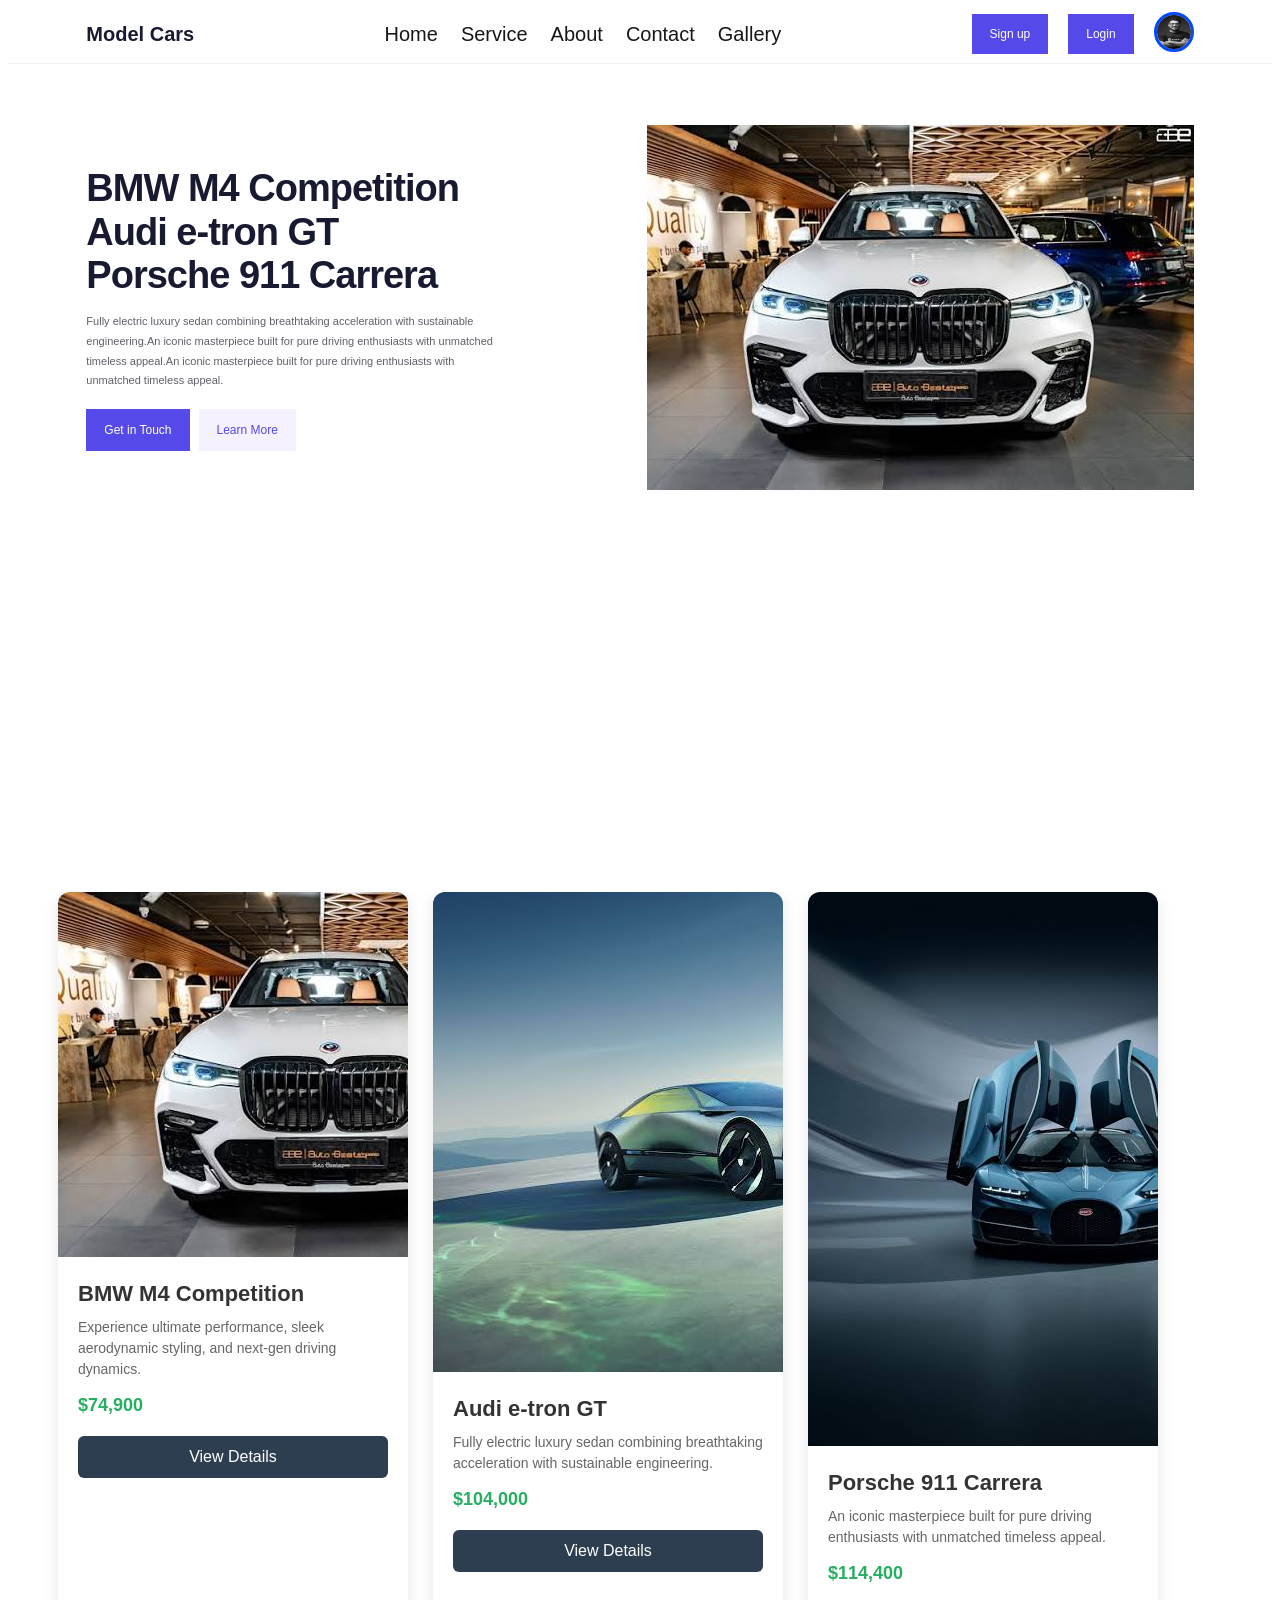
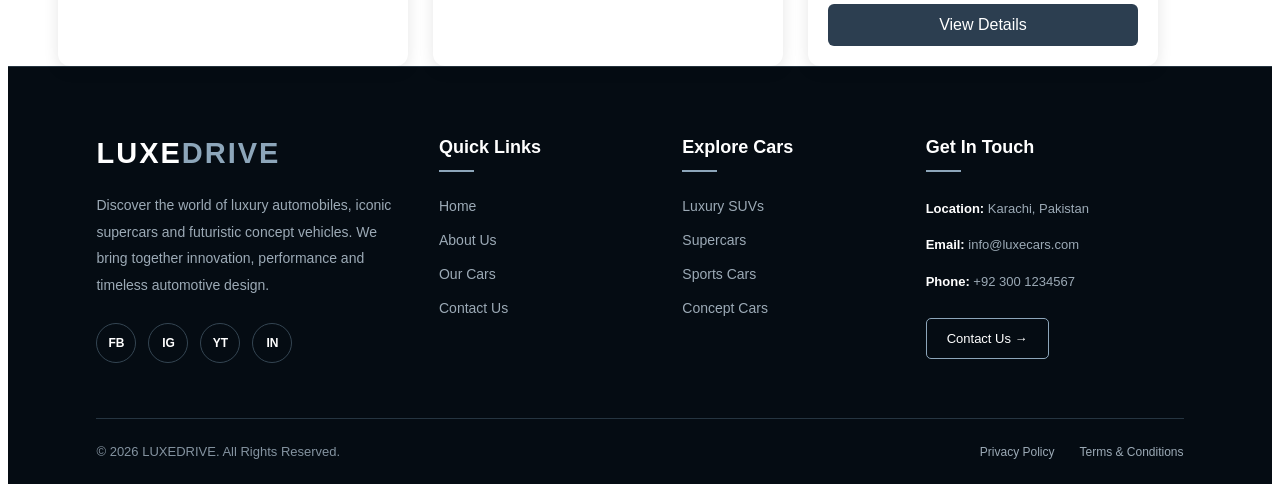
<file: index.html>
<!DOCTYPE html>
<html lang="en">

<head>
  <meta charset="UTF-8">
  <meta name="viewport" content="width=device-width, initial-scale=1.0">
  <title>Netwave - Creative Web Agency</title>
  <link rel="stylesheet" href="style.css">
</head>

<body>
  <div class="website">

    <nav>
      <a href="./index.html" class="logo">
        Model Cars
      </a>

      <ul class="nav-links">
          <a href="#Home">Home</a>
        </li>
          <a href="#Service">Service</a>

        <li><a href="/about.html">About</a></li>
        <li><a href="./contact.html">Contact</a></li>
        <li><a href="#Gallery">Gallery</a></li>
      </ul>
      <div class="auth-button">

        <a href="./signup.html" class="nav-button" id="signup">Sign up</a>
        <a href="./login.html" class="nav-button" id="login">Login</a>
        <a href="./index.html" class="nav-button" onclick="logout()" id="logout">Logout</a>
        <a href="./profile.html" class="profile-btn"><img src="./images.jpg"
            style="border-radius: 50%; border: 3px solid rgb(1, 73, 255);" width="40px" height="40px"></a>
      </div>
    </nav>

    <main class="hero" id="about">

      <div class="hero-content">
        <h1>
          BMW M4 Competition<br>
          Audi e-tron GT<br>
          Porsche 911 Carrera
        </h1>

        <p>
          Fully electric luxury sedan combining breathtaking acceleration with sustainable
          engineering.An iconic masterpiece built for pure driving enthusiasts with unmatched timeless
          appeal.An iconic masterpiece built for pure driving enthusiasts with unmatched timeless
          appeal.
        </p>

        <div class="hero-buttons">
          <a href="#contact" class="primary-btn">Get in Touch</a>
          <a href="#projects" class="secondary-btn">Learn More</a>
        </div>
      </div>

      <div>
        <img src="./images (3).jpg" alt="">
      </div>



  </div>
  </main>
  </div>

  <section class="section 2 ">

    <div class="card-container">

      <div class="car-card">
        <img src="./images (3).jpg">
        <div class="car-content">
          <h2 class="car-title">BMW M4 Competition</h2>
          <p class="car-desc">Experience ultimate performance, sleek aerodynamic styling, and next-gen driving
            dynamics.</p>
          <div class="car-price">$74,900</div>
          <button class="details-btn" onclick="showCarDetails('BMW M4 Competition')">View Details</button>
        </div>
      </div>


      <div class="car-card">
        <img src="/images (1).jpg">
        <div class="car-content">
          <h2 class="car-title">Audi e-tron GT</h2>
          <p class="car-desc">Fully electric luxury sedan combining breathtaking acceleration with sustainable
            engineering.</p>
          <div class="car-price">$104,000</div>
          <button class="details-btn" onclick="showCarDetails('Audi e-tron GT')">View Details</button>
        </div>
      </div>

      <div class="car-card">
        <img src="./images (2).jpg">
        <div class="car-content">
          <h2 class="car-title">Porsche 911 Carrera</h2>
          <p class="car-desc">An iconic masterpiece built for pure driving enthusiasts with unmatched timeless
            appeal.</p>
          <div class="car-price">$114,400</div>
          <button class="details-btn" onclick="showCarDetails('Porsche 911 Carrera')">View Details</button>
        </div>
      </div>
    </div>
  </section>

  <footer class="main-footer">

    <div class="footer-container">

      <!-- Brand Section -->
      <div class="footer-about">
        <h2 class="footer-logo">LUXE<span>DRIVE</span></h2>

        <p>
          Discover the world of luxury automobiles, iconic supercars
          and futuristic concept vehicles. We bring together
          innovation, performance and timeless automotive design.
        </p>

        <div class="social-links">
          <a href="#" aria-label="Facebook">FB</a>
          <a href="#" aria-label="Instagram">IG</a>
          <a href="#" aria-label="YouTube">YT</a>
          <a href="#" aria-label="LinkedIn">IN</a>
        </div>
      </div>

      <!-- Quick Links -->
      <div class="footer-links">
        <h3>Quick Links</h3>
        <ul>
          <li><a href="#home">Home</a></li>
          <li><a href="#about">About Us</a></li>
          <li><a href="#cars">Our Cars</a></li>
          <li><a href="#contact">Contact Us</a></li>
        </ul>
      </div>

      <!-- Car Categories -->
      <div class="footer-links">
        <h3>Explore Cars</h3>
        <ul>
          <li><a href="#cars">Luxury SUVs</a></li>
          <li><a href="#cars">Supercars</a></li>
          <li><a href="#cars">Sports Cars</a></li>
          <li><a href="#cars">Concept Cars</a></li>
        </ul>
      </div>

      <!-- Contact Information -->
      <div class="footer-contact">
        <h3>Get In Touch</h3>

        <p><span>Location:</span> Karachi, Pakistan</p>
        <p><span>Email:</span> info@luxecars.com</p>
        <p><span>Phone:</span> +92 300 1234567</p>

        <a href="./contact.html" class="footer-btn">
          Contact Us →
        </a>
      </div>

    </div>

    <!-- Bottom Footer -->
    <div class="footer-bottom">
      <p>
        © 2026 LUXEDRIVE. All Rights Reserved.
      </p>

      <div class="bottom-links">
        <a href="#">Privacy Policy</a>
        <a href="#">Terms & Conditions</a>
      </div>
    </div>

  </footer>

  <script src="app.js"></script>
</body>

</html>
</file>
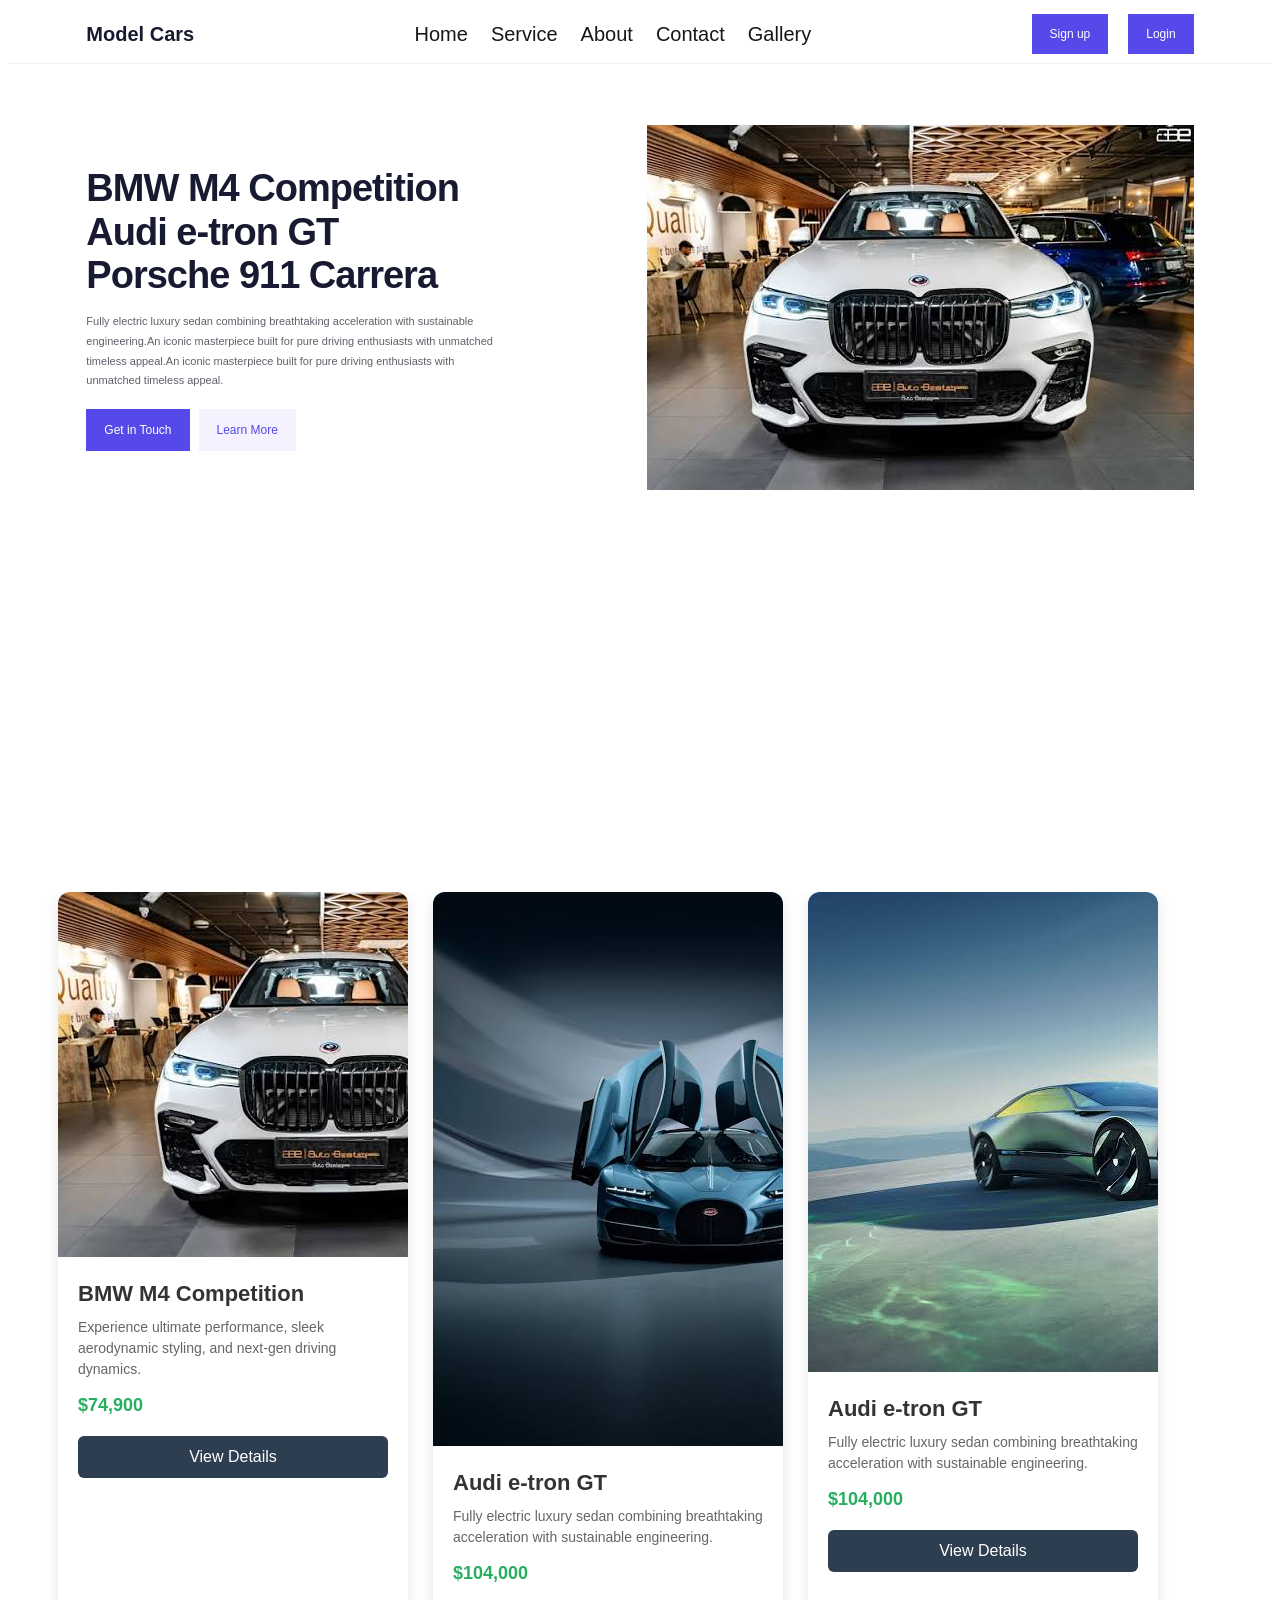
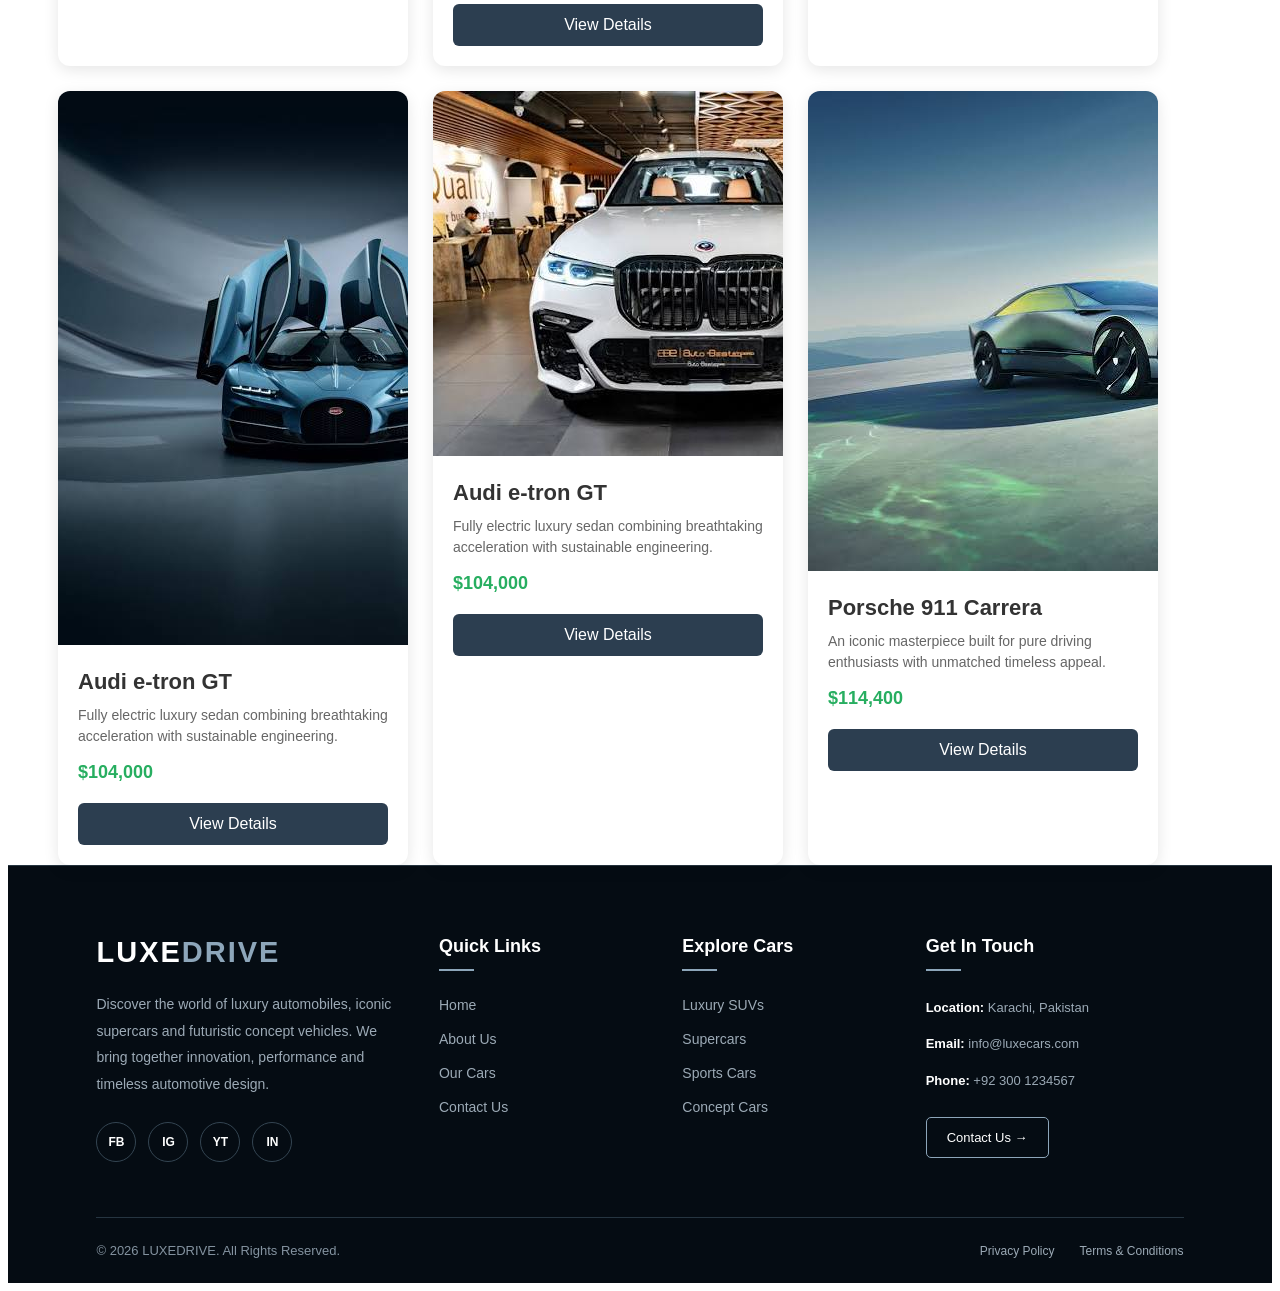
<file: htmlfile/index.html>
<!DOCTYPE html>
<html lang="en">

<head>
  <meta charset="UTF-8">
  <meta name="viewport" content="width=device-width, initial-scale=1.0">
  <title>Netwave - Creative Web Agency</title>
  <link rel="stylesheet" href="../css/style.css">
</head>

<body>
  <div class="website">

    <nav>
      <a href="./index.html" class="logo">
        Model Cars
      </a>

      <ul class="nav-links">
          <a href="#Home">Home</a>
        </li>
          <a href="#Service">Service</a>

        <li><a href="./about.html">About</a></li>
        <li><a href="./contact.html">Contact</a></li>
        <li><a href="#Gallery">Gallery</a></li>
      </ul>
      <div class="auth-button">

        <a href="./signup.html" class="nav-button" id="signup">Sign up</a>
        <a href="./login.html" class="nav-button" id="login">Login</a>
        <a href="./index.html" class="nav-button" onclick="logout()" id="logout">Logout</a>
        <a href="./profile.html" class="profile-btn" id="profile"><img src="../img/images.jpg"
            style="border-radius: 50%; border: 3px solid rgb(1, 73, 255);" width="40px" height="40px"></a>
      </div>
    </nav>

    <main class="hero" id="about">

      <div class="hero-content">
        <h1>
          BMW M4 Competition<br>
          Audi e-tron GT<br>
          Porsche 911 Carrera
        </h1>

        <p>
          Fully electric luxury sedan combining breathtaking acceleration with sustainable
          engineering.An iconic masterpiece built for pure driving enthusiasts with unmatched timeless
          appeal.An iconic masterpiece built for pure driving enthusiasts with unmatched timeless
          appeal.
        </p>

        <div class="hero-buttons">
          <a href="#contact" class="primary-btn">Get in Touch</a>
          <a href="#projects" class="secondary-btn">Learn More</a>
        </div>
      </div>

      <div>
        <img src="../img/images (3).jpg" alt="">
      </div>



  </div>
  </main>
  </div>

  <section class="section 2 ">

    <div class="card-container">

      <div class="car-card">
        <img src="../img/images (3).jpg">
        <div class="car-content">
          <h2 class="car-title">BMW M4 Competition</h2>
          <p class="car-desc">Experience ultimate performance, sleek aerodynamic styling, and next-gen driving
            dynamics.</p>
          <div class="car-price">$74,900</div>
          <button class="details-btn" onclick="showCarDetails('BMW M4 Competition')">View Details</button>
        </div>
      </div>


      <div class="car-card">
        <img src="../img/images (2).jpg">
        <div class="car-content">
          <h2 class="car-title">Audi e-tron GT</h2>
          <p class="car-desc">Fully electric luxury sedan combining breathtaking acceleration with sustainable
            engineering.</p>
          <div class="car-price">$104,000</div>
          <button class="details-btn" onclick="showCarDetails('Audi e-tron GT')">View Details</button>
        </div>
      </div>

          <div class="car-card">
        <img src="../img/images (1).jpg">
        <div class="car-content">
          <h2 class="car-title">Audi e-tron GT</h2>
          <p class="car-desc">Fully electric luxury sedan combining breathtaking acceleration with sustainable
            engineering.</p>
          <div class="car-price">$104,000</div>
          <button class="details-btn" onclick="showCarDetails('Audi e-tron GT')">View Details</button>
        </div>
      </div>

          <div class="car-card">
        <img src="../img/images (2).jpg">
        <div class="car-content">
          <h2 class="car-title">Audi e-tron GT</h2>
          <p class="car-desc">Fully electric luxury sedan combining breathtaking acceleration with sustainable
            engineering.</p>
          <div class="car-price">$104,000</div>
          <button class="details-btn" onclick="showCarDetails('Audi e-tron GT')">View Details</button>
        </div>
      </div>

          <div class="car-card">
        <img src="../img/images (3).jpg">
        <div class="car-content">
          <h2 class="car-title">Audi e-tron GT</h2>
          <p class="car-desc">Fully electric luxury sedan combining breathtaking acceleration with sustainable
            engineering.</p>
          <div class="car-price">$104,000</div>
          <button class="details-btn" onclick="showCarDetails('Audi e-tron GT')">View Details</button>
        </div>
      </div>

      <div class="car-card">
        <img src="../img/images (1).jpg">
        <div class="car-content">
          <h2 class="car-title">Porsche 911 Carrera</h2>
          <p class="car-desc">An iconic masterpiece built for pure driving enthusiasts with unmatched timeless
            appeal.</p>
          <div class="car-price">$114,400</div>
          <button class="details-btn" onclick="showCarDetails('Porsche 911 Carrera')">View Details</button>
        </div>
      </div>
    </div>
  </section>

  <footer class="main-footer">

    <div class="footer-container">
      <div class="footer-about">
        <h2 class="footer-logo">LUXE<span>DRIVE</span></h2>

        <p>
          Discover the world of luxury automobiles, iconic supercars
          and futuristic concept vehicles. We bring together
          innovation, performance and timeless automotive design.
        </p>

        <div class="social-links">
          <a href="#" aria-label="Facebook">FB</a>
          <a href="#" aria-label="Instagram">IG</a>
          <a href="#" aria-label="YouTube">YT</a>
          <a href="#" aria-label="LinkedIn">IN</a>
        </div>
      </div>

      <div class="footer-links">
        <h3>Quick Links</h3>
        <ul>
          <li><a href="#home">Home</a></li>
          <li><a href="#about">About Us</a></li>
          <li><a href="#cars">Our Cars</a></li>
          <li><a href="#contact">Contact Us</a></li>
        </ul>
      </div>

      <div class="footer-links">
        <h3>Explore Cars</h3>
        <ul>
          <li><a href="#cars">Luxury SUVs</a></li>
          <li><a href="#cars">Supercars</a></li>
          <li><a href="#cars">Sports Cars</a></li>
          <li><a href="#cars">Concept Cars</a></li>
        </ul>
      </div>

      <div class="footer-contact">
        <h3>Get In Touch</h3>

        <p><span>Location:</span> Karachi, Pakistan</p>
        <p><span>Email:</span> info@luxecars.com</p>
        <p><span>Phone:</span> +92 300 1234567</p>

        <a href="./contact.html" class="footer-btn">
          Contact Us →
        </a>
      </div>

    </div>

    <div class="footer-bottom">
      <p>
        © 2026 LUXEDRIVE. All Rights Reserved.
      </p>

      <div class="bottom-links">
        <a href="#">Privacy Policy</a>
        <a href="#">Terms & Conditions</a>
      </div>
    </div>

  </footer>

  <script src="../js/app.js"></script>
</body>

</html>
</file>
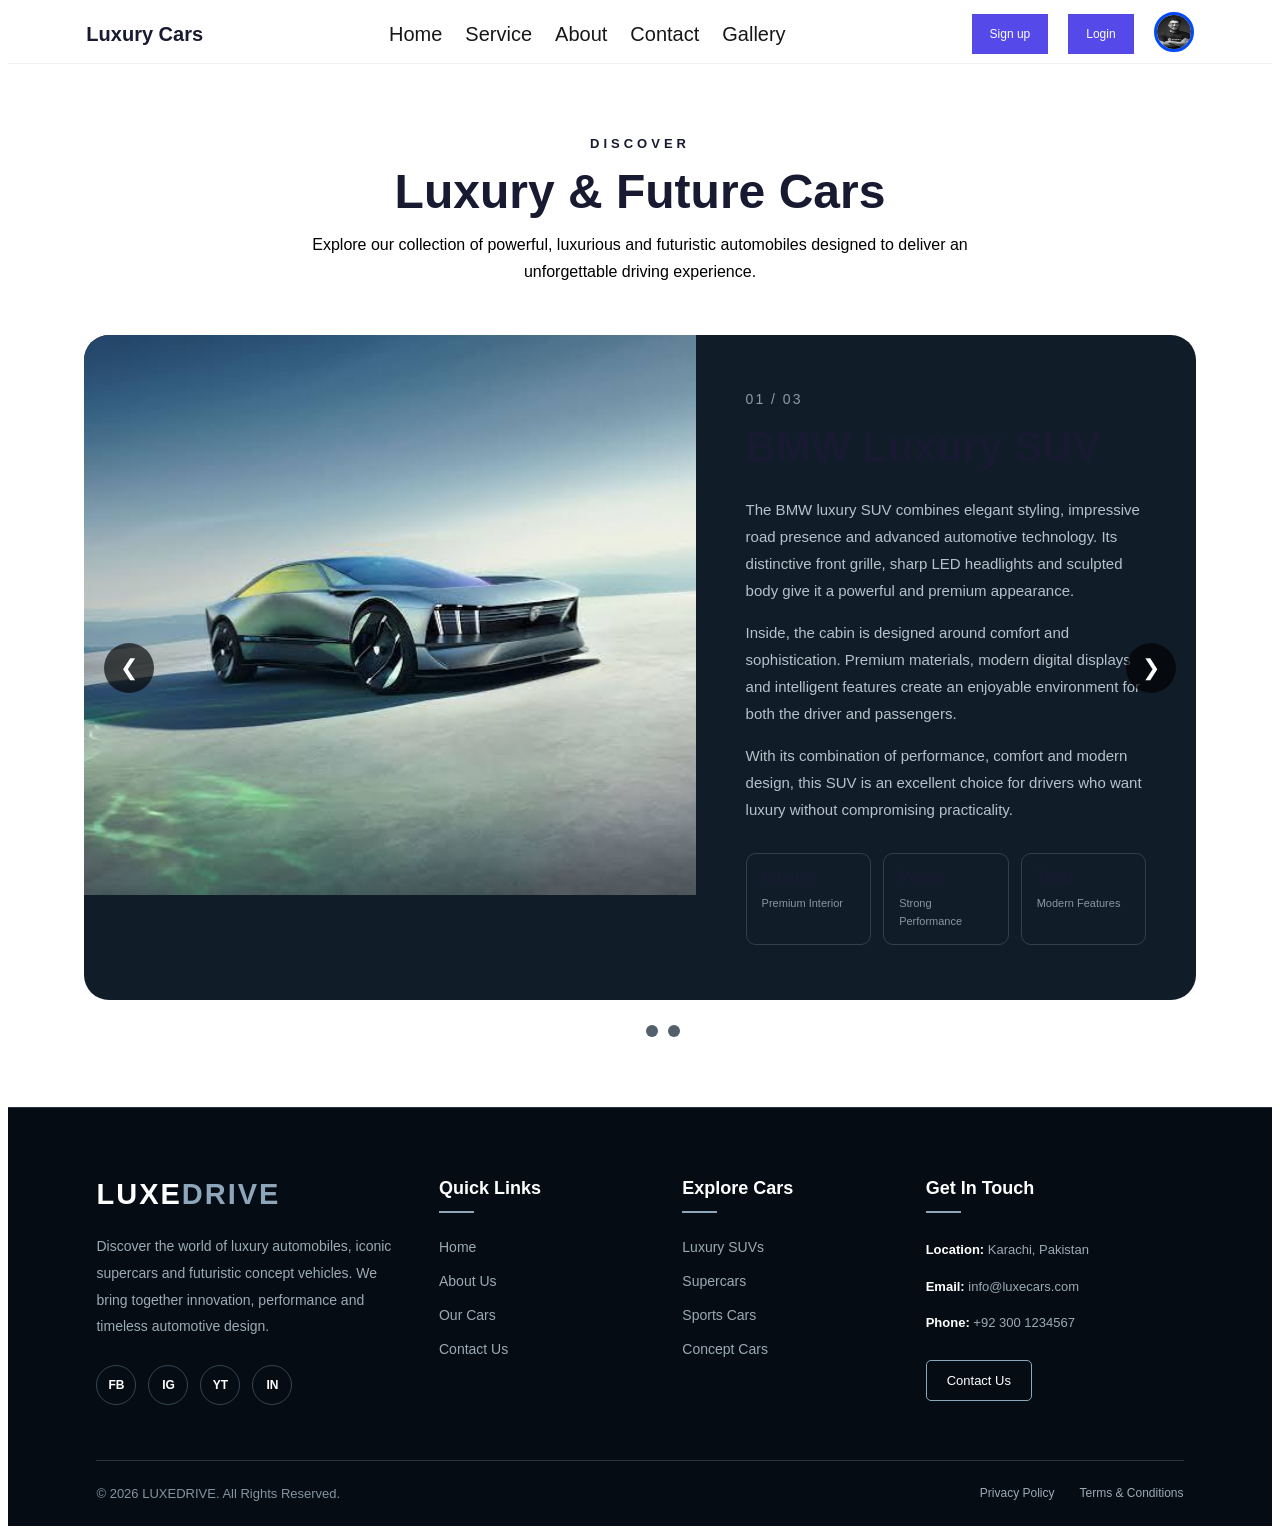
<file: about.html>
<!DOCTYPE html>
<html lang="en">
<head>
    <meta charset="UTF-8">
    <meta name="viewport" content="width=device-width, initial-scale=1.0">
    <link rel="stylesheet" href="about.css">
    <link rel="stylesheet" href="style.css">
 
    <title>Document</title>
</head>
<body>

    <nav>
      <a href="./index.html" class="logo">
        Luxury Cars
      </a>

      <ul class="nav-links">
       
          <a href="#Home">Home</a>
          <a href="#Service">Service</a>

        <li><a href="/about.html">About</a></li>
        <li><a href="./contact.html">Contact</a></li>
        <li><a href="#Gallery">Gallery</a></li>
      </ul>
      <div class="auth-button">

        <a href="./signup.html" class="nav-button" id="signup">Sign up</a>
        <a href="./login.html" class="nav-button" id="login">Login</a>
        <a href="./index.html" class="nav-button" onclick="logout()" id="logout">Logout</a>
        <a href="./profile.html" class="profile-btn"><img src="./images.jpg"
            style="border-radius: 50%; border: 3px solid rgb(1, 73, 255);" width="40px" height="40px"></a>
      </div>
    </nav>


    </div>
  </main>
</div>

    <section class="cars-section">

        <div class="heading">
            <span>DISCOVER</span>
            <h1>Luxury & Future Cars</h1>
            <p>
                Explore our collection of powerful, luxurious and futuristic
                automobiles designed to deliver an unforgettable driving experience.
            </p>
        </div>

        <div class="slider">

            <div class="slide active">
                <div class="car-image">
                    <img src="./images (1).jpg" alt="BMW Luxury SUV">
                </div>

                <div class="car-info">
                    <span class="number">01 / 03</span>
                    <h2>BMW Luxury SUV</h2>

                    <p>
                        The BMW luxury SUV combines elegant styling, impressive
                        road presence and advanced automotive technology. Its
                        distinctive front grille, sharp LED headlights and
                        sculpted body give it a powerful and premium appearance.
                    </p>

                    <p>
                        Inside, the cabin is designed around comfort and
                        sophistication. Premium materials, modern digital
                        displays and intelligent features create an enjoyable
                        environment for both the driver and passengers.
                    </p>

                    <p>
                        With its combination of performance, comfort and modern
                        design, this SUV is an excellent choice for drivers who
                        want luxury without compromising practicality.
                    </p>

                    <div class="features">
                        <div>
                            <strong>Luxury</strong>
                            <small>Premium Interior</small>
                        </div>

                        <div>
                            <strong>Power</strong>
                            <small>Strong Performance</small>
                        </div>

                        <div>
                            <strong>Tech</strong>
                            <small>Modern Features</small>
                        </div>
                    </div>
                </div>
            </div>

            <div class="slide">
                <div class="car-image">
                    <img src="./images (2).jpg" alt="Bugatti Chiron">
                </div>

                <div class="car-info">
                    <span class="number">02 / 03</span>
                    <h2>Bugatti Chiron</h2>

                    <p>
                        The Bugatti Chiron represents the highest level of
                        automotive performance and luxury. Its dramatic body
                        design, low profile and distinctive horseshoe grille
                        immediately communicate speed and exclusivity.
                    </p>

                    <p>
                        The aerodynamic shape has been carefully designed to
                        control airflow while maintaining the unmistakable
                        character of the vehicle. Every curve and surface
                        contributes to its powerful visual identity.
                    </p>

                    <p>
                        Inside the cabin, premium craftsmanship meets advanced
                        engineering. High-quality materials and a driver-focused
                        layout create an environment worthy of one of the world's
                        most prestigious performance cars.
                    </p>

                    <div class="features">
                        <div>
                            <strong>Speed</strong>
                            <small>Extreme Performance</small>
                        </div>

                        <div>
                            <strong>Luxury</strong>
                            <small>Premium Craftsmanship</small>
                        </div>

                        <div>
                            <strong>Design</strong>
                            <small>Iconic Styling</small>
                        </div>
                    </div>
                </div>
            </div>


            <!-- Slide 3 -->
            <div class="slide">
                <div class="car-image">
                    <img src="/images (3).jpg" alt="Futuristic Concept Car">
                </div>

                <div class="car-info">
                    <span class="number">03 / 03</span>
                    <h2>Future Concept Car</h2>

                    <p>
                        This futuristic concept car presents a bold vision of
                        what the next generation of automobiles could look like.
                        Its extremely low body, smooth aerodynamic surfaces and
                        futuristic lighting create a distinctive appearance.
                    </p>

                    <p>
                        The vehicle focuses on the relationship between design,
                        technology and performance. Its streamlined silhouette
                        reduces visual resistance while creating a sporty and
                        sophisticated personality.
                    </p>

                    <p>
                        The interior concept is imagined around intelligent
                        technology, digital interfaces and a driver-centered
                        experience. It represents a future where automobiles
                        become smarter, cleaner and more connected.
                    </p>

                    <div class="features">
                        <div>
                            <strong>Future</strong>
                            <small>Next-Gen Design</small>
                        </div>

                        <div>
                            <strong>Smart</strong>
                            <small>Advanced Technology</small>
                        </div>

                        <div>
                            <strong>Style</strong>
                            <small>Aerodynamic Body</small>
                        </div>
                    </div>
                </div>
            </div>


            <!-- Buttons -->
            <button class="prev" onclick="changeSlide(-1)">&#10094;</button>
            <button class="next" onclick="changeSlide(1)">&#10095;</button>

        </div>

        <!-- Dots -->
        <div class="dots">
            <span class="dot active-dot" onclick="currentSlide(0)"></span>
            <span class="dot" onclick="currentSlide(1)"></span>
            <span class="dot" onclick="currentSlide(2)"></span>
        </div>

    </section>


    
      <footer class="main-footer">

    <div class="footer-container">

        <!-- Brand Section -->
        <div class="footer-about">
            <h2 class="footer-logo">LUXE<span>DRIVE</span></h2>

            <p>
                Discover the world of luxury automobiles, iconic supercars
                and futuristic concept vehicles. We bring together
                innovation, performance and timeless automotive design.
            </p>

            <div class="social-links">
                <a href="#" aria-label="Facebook">FB</a>
                <a href="#" aria-label="Instagram">IG</a>
                <a href="#" aria-label="YouTube">YT</a>
                <a href="#" aria-label="LinkedIn">IN</a>
            </div>
        </div>

        <!-- Quick Links -->
        <div class="footer-links">
            <h3>Quick Links</h3>
            <ul>
                <li><a href="#home">Home</a></li>
                <li><a href="#about">About Us</a></li>
                <li><a href="#cars">Our Cars</a></li>
                <li><a href="#contact">Contact Us</a></li>
            </ul>
        </div>

        <div class="footer-links">
            <h3>Explore Cars</h3>
            <ul>
                <li><a href="#cars">Luxury SUVs</a></li>
                <li><a href="#cars">Supercars</a></li>
                <li><a href="#cars">Sports Cars</a></li>
                <li><a href="#cars">Concept Cars</a></li>
            </ul>
        </div>

        <!-- Contact Information -->
        <div class="footer-contact">
            <h3>Get In Touch</h3>

            <p><span>Location:</span> Karachi, Pakistan</p>
            <p><span>Email:</span> info@luxecars.com</p>
            <p><span>Phone:</span> +92 300 1234567</p>

            <a href="./contact.html" class="footer-btn">
                Contact Us
            </a>
        </div>

    </div>

    <div class="footer-bottom">
        <p>
            © 2026 LUXEDRIVE. All Rights Reserved.
        </p>

        <div class="bottom-links">
            <a href="#">Privacy Policy</a>
            <a href="#">Terms & Conditions</a>
        </div>
    </div>

</footer>

    <script src="script.js"></script>
    <script src="./app.js"></script>
</body>
</html>
</file>
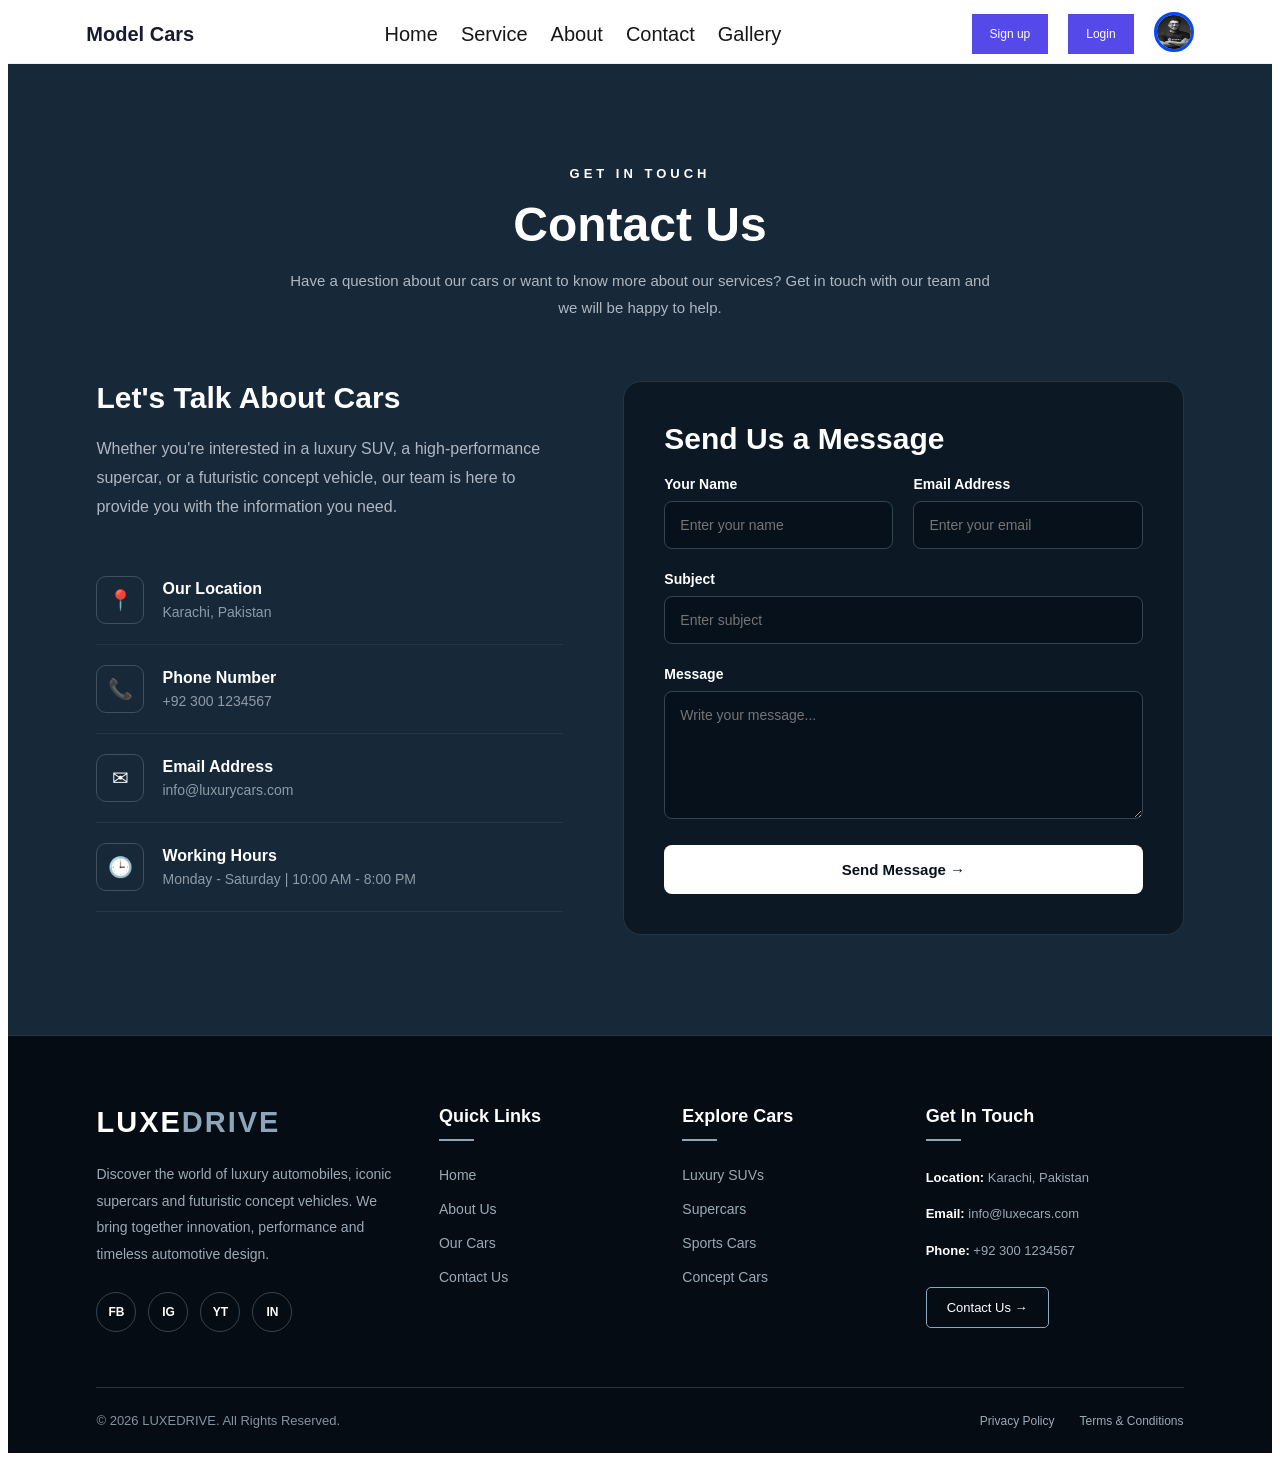
<file: contact.html>
<!DOCTYPE html>
<html lang="en">
<head>
    <meta charset="UTF-8">
    <meta name="viewport" content="width=device-width, initial-scale=1.0">
    <link rel="stylesheet" href="contact.css">
    <link rel="stylesheet" href="style.css">
    <title>Document</title>
</head>
<body>
<nav>
      <a href="./index.html" class="logo">
        Model Cars
      </a>

      <ul class="nav-links">
          <a href="./card.html">Home</a>
        </li>

        
          <a href="#Service">Service</a>
          
        </li>

        <li><a href="/about.html">About</a></li>
        <li><a href="./contact.html">Contact</a></li>
        <li><a href="#Gallery">Gallery</a></li>
      </ul>
      <div class="auth-button">

        <a href="./signup.html" class="nav-button" id="signup">Sign up</a>
        <a href="./login.html" class="nav-button" id="login">Login</a>
        <a href="./index.html" class="nav-button" onclick="logout()" id="logout">Logout</a>
        <a href="./profile.html" class="profile-btn"><img src="./images.jpg"
            style="border-radius: 50%; border: 3px solid rgb(1, 73, 255);" width="40px" height="40px"></a>
      </div>
    </nav>


    <section class="contact-section" id="contact">

    <div class="contact-heading">
        <span>GET IN TOUCH</span>
        <h2>Contact Us</h2>
        <p>
            Have a question about our cars or want to know more about our
            services? Get in touch with our team and we will be happy to help.
        </p>
    </div>

    <div class="contact-container">

        <!-- Contact Information -->
        <div class="contact-info">

            <h3>Let's Talk About Cars</h3>

            <p>
                Whether you're interested in a luxury SUV, a high-performance
                supercar, or a futuristic concept vehicle, our team is here
                to provide you with the information you need.
            </p>

            <div class="contact-box">
                <div class="contact-icon">📍</div>
                <div>
                    <h4>Our Location</h4>
                    <p>Karachi, Pakistan</p>
                </div>
            </div>

            <div class="contact-box">
                <div class="contact-icon">📞</div>
                <div>
                    <h4>Phone Number</h4>
                    <p>+92 300 1234567</p>
                </div>
            </div>

            <div class="contact-box">
                <div class="contact-icon">✉</div>
                <div>
                    <h4>Email Address</h4>
                    <p>info@luxurycars.com</p>
                </div>
            </div>

            <div class="contact-box">
                <div class="contact-icon">🕒</div>
                <div>
                    <h4>Working Hours</h4>
                    <p>Monday - Saturday | 10:00 AM - 8:00 PM</p>
                </div>
            </div>

        </div>

        <div class="contact-form">

            <h3>Send Us a Message</h3>

            <form>

                <div class="input-row">

                    <div class="input-group">
                        <label>Your Name</label>
                        <input type="text" placeholder="Enter your name">
                    </div>

                    <div class="input-group">
                        <label>Email Address</label>
                        <input type="email" placeholder="Enter your email">
                    </div>

                </div>

                <div class="input-group">
                    <label>Subject</label>
                    <input type="text" placeholder="Enter subject">
                </div>

                <div class="input-group">
                    <label>Message</label>
                    <textarea rows="6" placeholder="Write your message..."></textarea>
                </div>

                <button type="submit">Send Message →</button>

            </form>

            
        </div>
    </div>
</section>

<footer class="main-footer">

    <div class="footer-container">

        <div class="footer-about">
            <h2 class="footer-logo">LUXE<span>DRIVE</span></h2>

            <p>
                Discover the world of luxury automobiles, iconic supercars
                and futuristic concept vehicles. We bring together
                innovation, performance and timeless automotive design.
            </p>

            <div class="social-links">
                <a href="#" aria-label="Facebook">FB</a>
                <a href="#" aria-label="Instagram">IG</a>
                <a href="#" aria-label="YouTube">YT</a>
                <a href="#" aria-label="LinkedIn">IN</a>
            </div>
        </div>
        <div class="footer-links">
            <h3>Quick Links</h3>
            <ul>
                <li><a href="#home">Home</a></li>
                <li><a href="#about">About Us</a></li>
                <li><a href="#cars">Our Cars</a></li>
                <li><a href="#contact">Contact Us</a></li>
            </ul>
        </div>

        <div class="footer-links">
            <h3>Explore Cars</h3>
            <ul>
                <li><a href="#cars">Luxury SUVs</a></li>
                <li><a href="#cars">Supercars</a></li>
                <li><a href="#cars">Sports Cars</a></li>
                <li><a href="#cars">Concept Cars</a></li>
            </ul>
        </div>

        <div class="footer-contact">
            <h3>Get In Touch</h3>

            <p><span>Location:</span> Karachi, Pakistan</p>
            <p><span>Email:</span> info@luxecars.com</p>
            <p><span>Phone:</span> +92 300 1234567</p>

            <a href="./contact.html" class="footer-btn">
                Contact Us →
            </a>
        </div>

    </div>

    <div class="footer-bottom">
        <p>
            © 2026 LUXEDRIVE. All Rights Reserved.
        </p>

        <div class="bottom-links">
            <a href="#">Privacy Policy</a>
            <a href="#">Terms & Conditions</a>
        </div>
    </div>

</footer>
<script src="./app.js"></script>
</body>
</html>
</file>
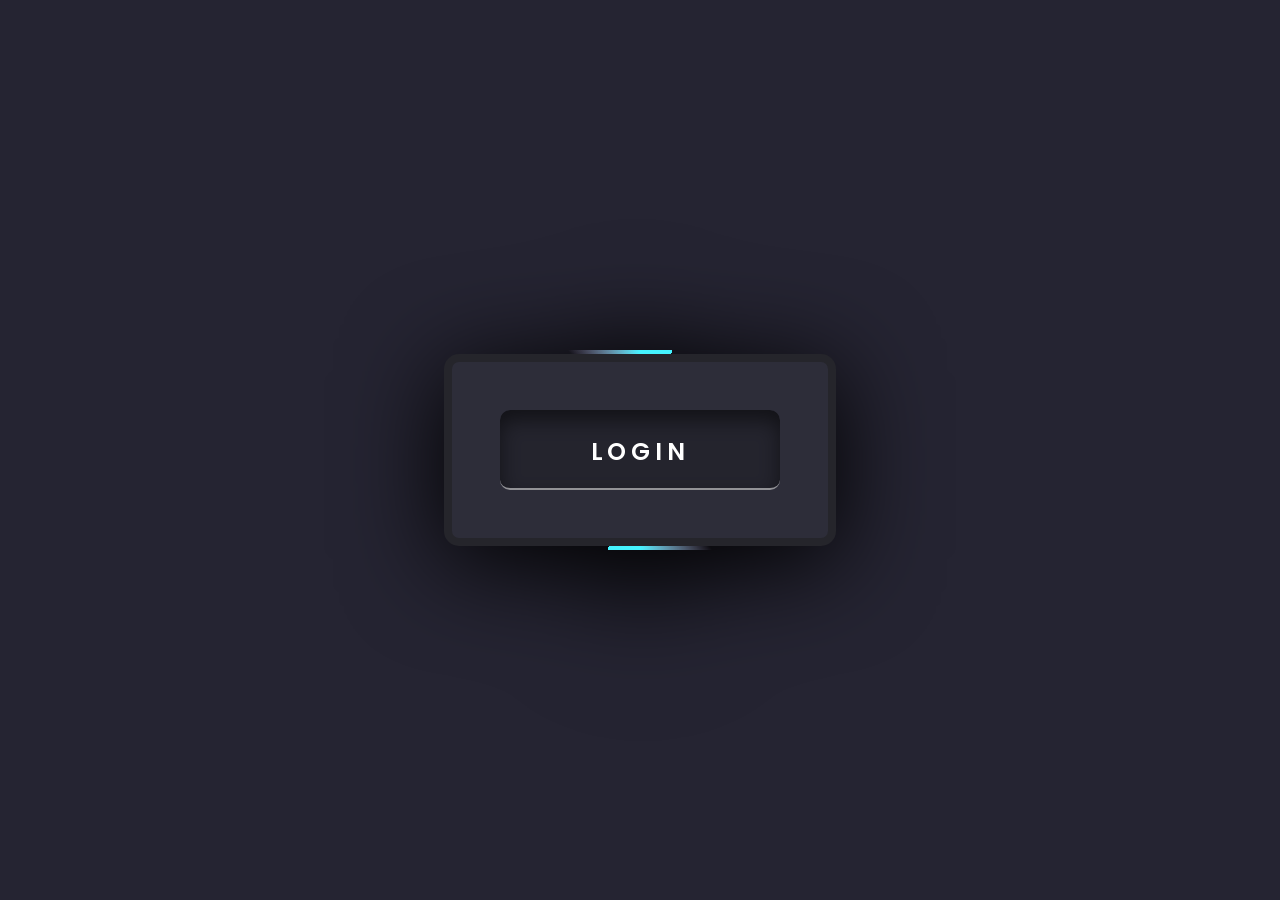
<file: login.html>
<!DOCTYPE html>
<html lang="en">

<head>
  <meta charset="UTF-8">
  <meta name="viewport" content="width=device-width, initial-scale=1.0">
  <title>Document</title>
  <link rel="stylesheet" href="log.css">

</head>

<body>

  <div class="box">
    <div class="login">
      <div class="loginBx">
        <h2>
          <i class="fa-solid fa-right-to-bracket"></i>
          Login
          <i class="fa-solid fa-heart"></i>
        </h2>
        <input type="text" id="loginemail" placeholder="Email">
        <input type="password" id="loginpassword" placeholder="Password">
        <input type="submit" onclick="login()" value="LOG in" />
        <div class="group">
          <a href="#">Forgot Password</a>
          <a href="./signup.html">Sign Up</a>
        </div>
      </div>
    </div>
  </div>
  <script src="./app.js"></script>
</body>

</html>
</file>
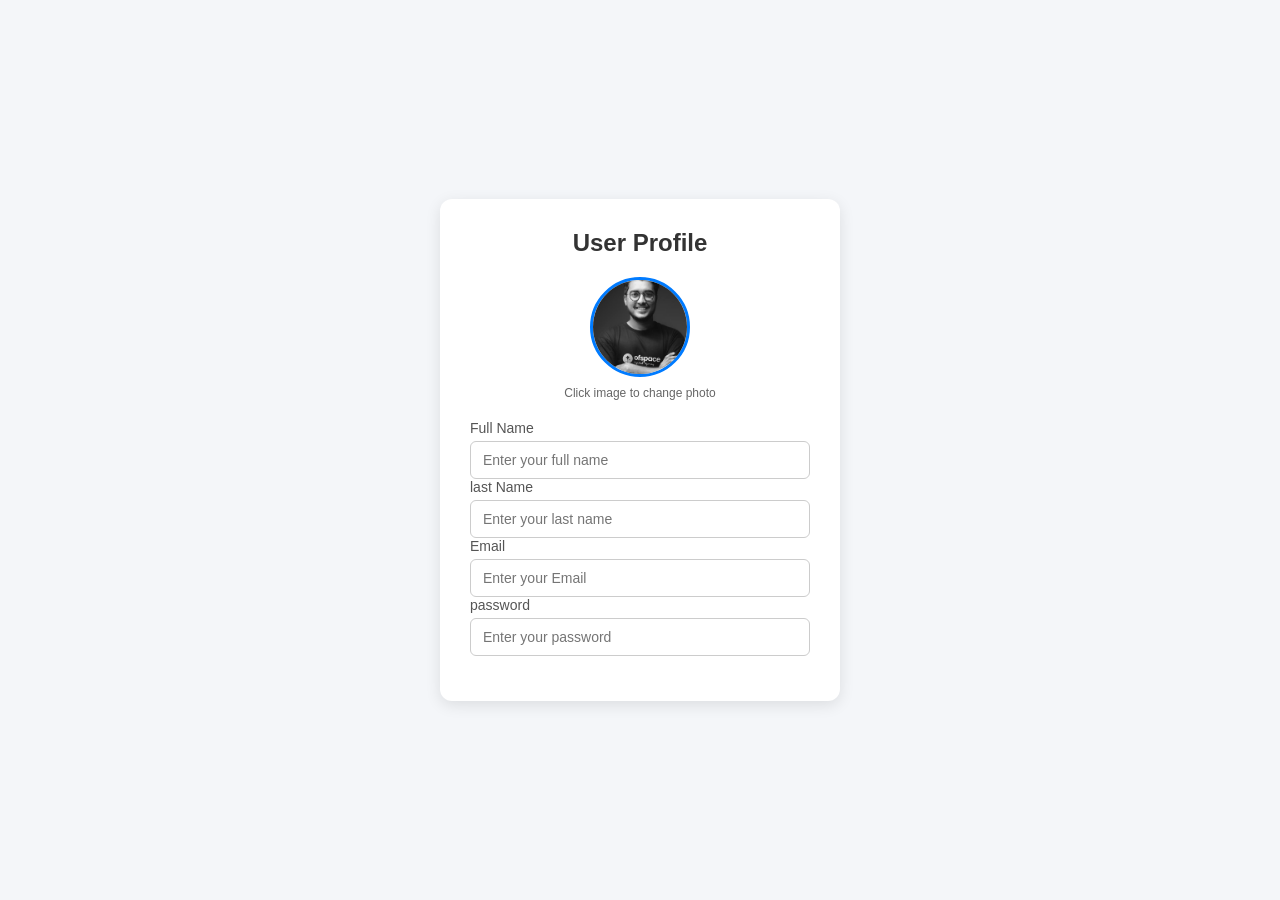
<file: profile.html>
<!DOCTYPE html>
<html lang="ur">
<head>
  <meta charset="UTF-8">
  <meta name="viewport" content="width=device-width, initial-scale=1.0">
  <title>User Profile Form</title>
  <link rel="stylesheet" href="prof.css">
</head>
<body>

  <div class="profile-card">
    <h2>User Profile</h2>
    
    <form>
      
      
      <div class="avatar-upload">
        <label for="imageUpload">
          <img id="imagePreview" src="./images.jpg">
        </label>
        <input type="file" id="imageUpload" accept="image/*" hidden>
        <p>Click image to change photo</p>
      </div>

    
      <div class="input-group">
        <label for="fullname">Full Name</label>
        <input type="text" id="fullname" placeholder="Enter your full name" required>

        <label for="fullname">last Name</label>
        <input type="text" id="fullname" placeholder="Enter your last name" required>

        <label for="fullname">Email</label>
        <input type="text" id="fullname" placeholder="Enter your Email" required>

        <label for="fullname">password</label>
        <input type="text" id="password" placeholder="Enter your password" required>
      </div>


</body>
</html>
</file>
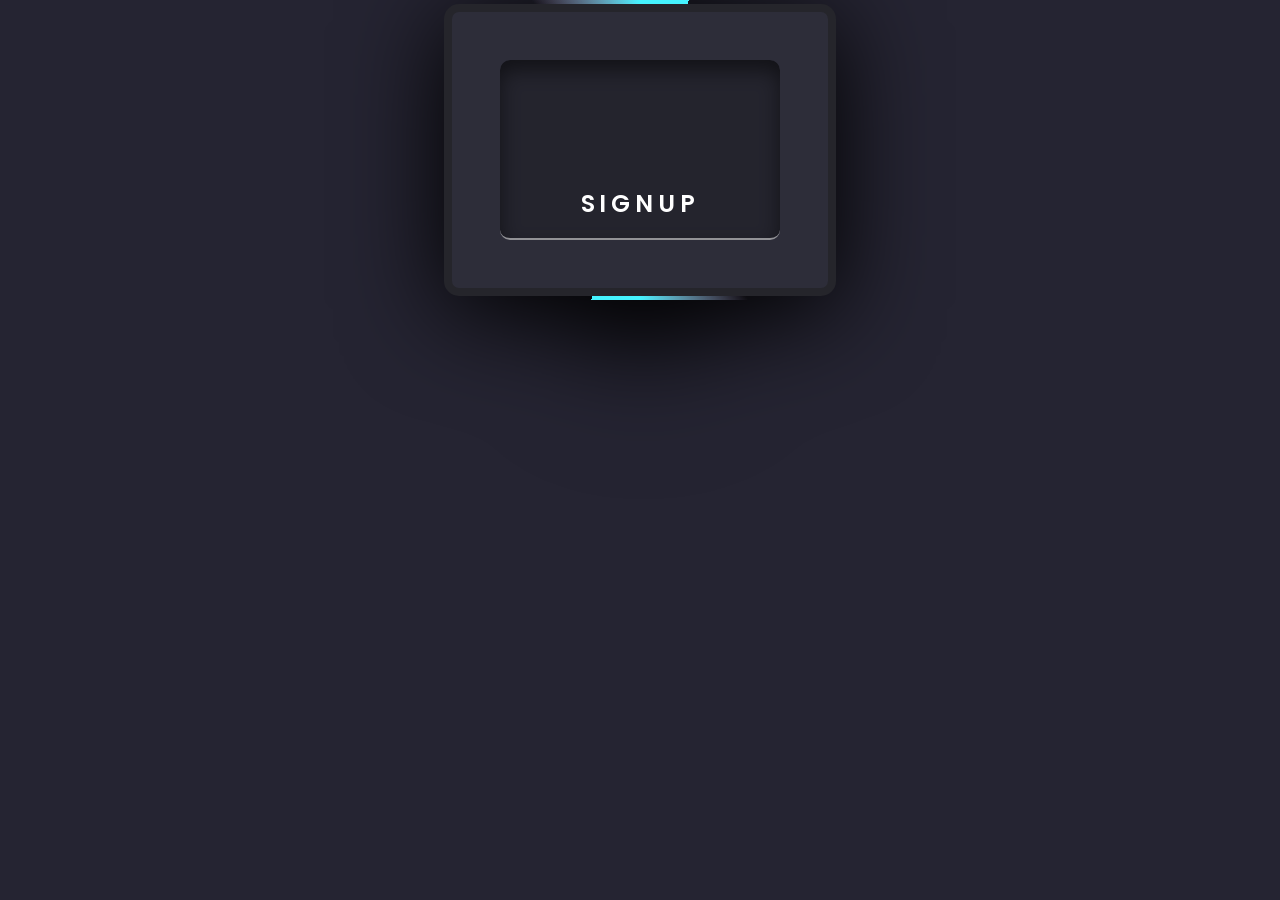
<file: signup.html>
<!DOCTYPE html>
<html lang="en">

<head>
  <meta charset="UTF-8">
  <meta name="viewport" content="width=device-width, initial-scale=1.0">
  <title>Document</title>
  <link rel="stylesheet" href="stat.css">
</head>

<body>

  <div class="box">
    <div class="Signup">
      <div class="loginBx">
        <h2>
          <i class="fa-solid fa-right-to-bracket"></i>
          SIGNUP
          <i class="fa-solid fa-heart"></i>
        </h2>

        <input type="text" id="" placeholder="F name">
        <input type="text" id="" placeholder="Last name">
        <input type="text" id="" placeholder="password">
        <input type="text" id="email" placeholder="Email">
        <input type="text" id="" placeholder="Contact">
        <input type="password" id="password" placeholder="Password">
        <input type="submit" onclick="signUp()" value="signUp">
        <div class="group">
          <a href="#">Forgot Password</a>
          <a href="./login.html">Sign in</a>
        </div>
      </div>
    </div>
  </div>

  <script src="./app.js"></script>
</body>

</html>
</file>
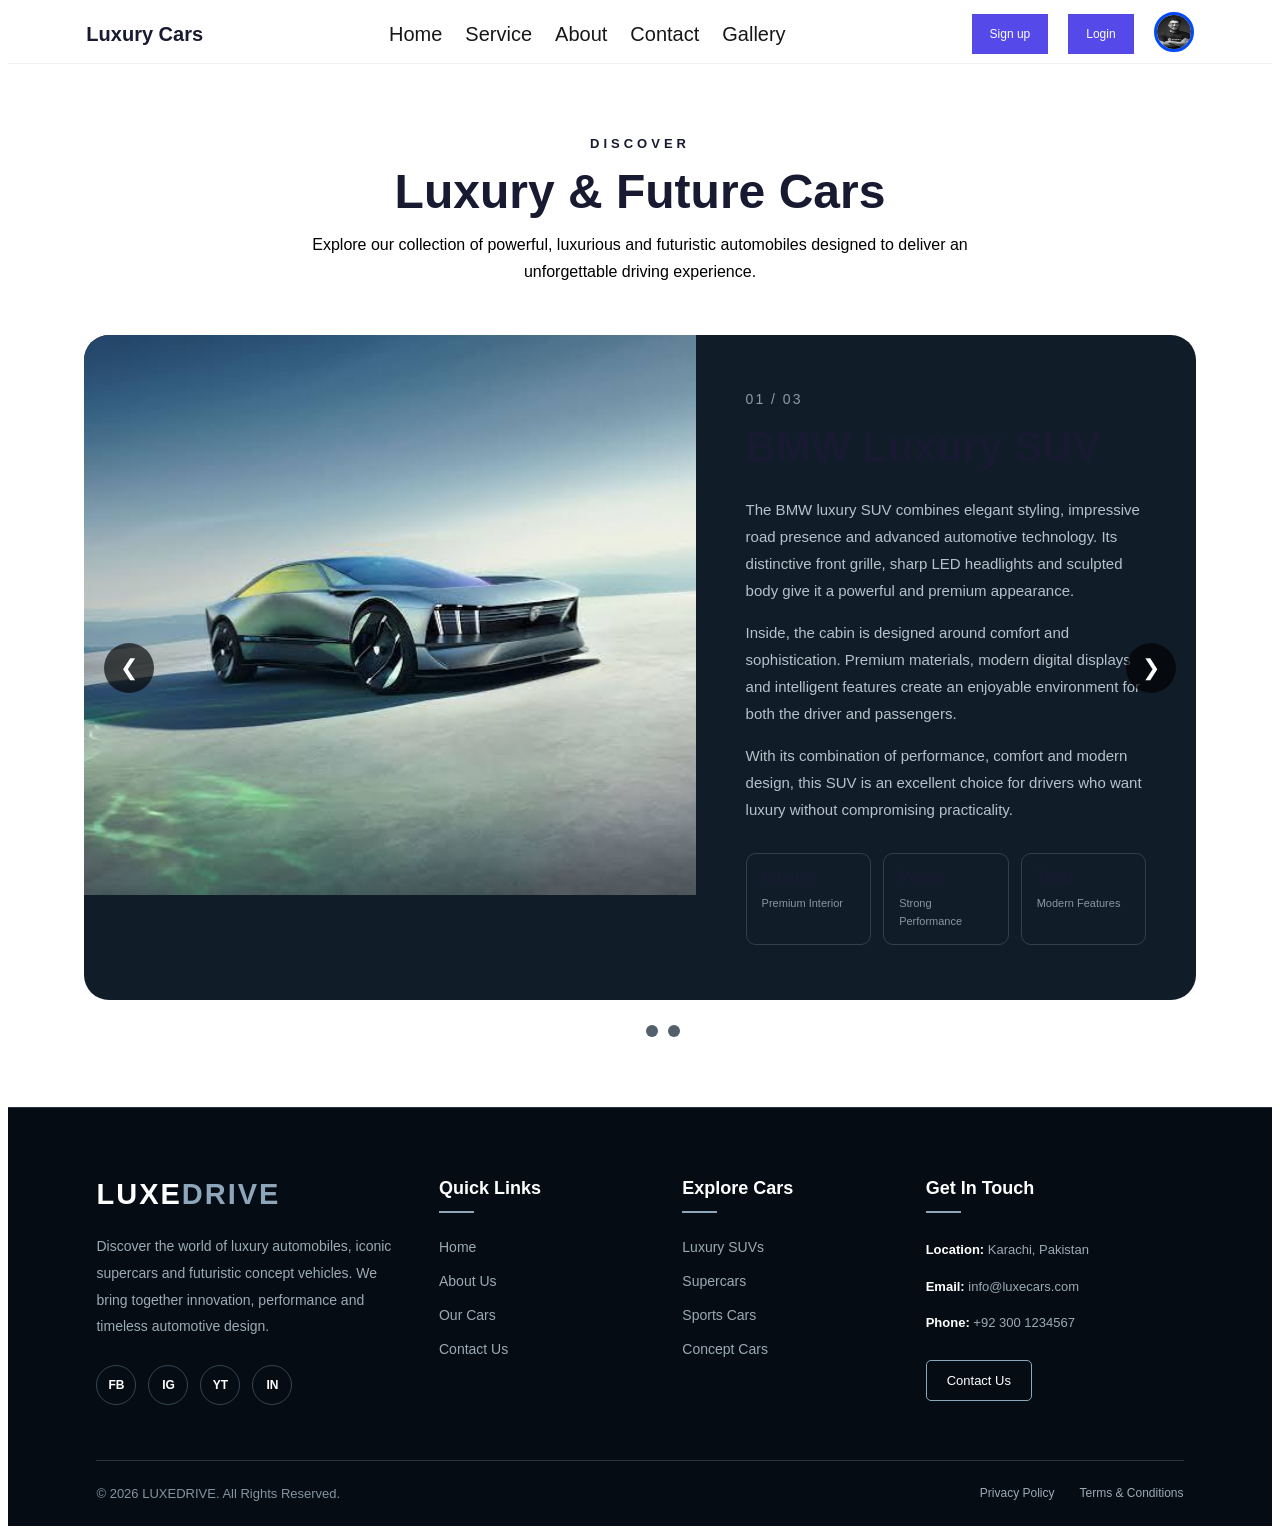
<file: htmlfile/about.html>
<!DOCTYPE html>
<html lang="en">
<head>
    <meta charset="UTF-8">
    <meta name="viewport" content="width=device-width, initial-scale=1.0">
    <link rel="stylesheet" href="../css/about.css">
    <link rel="stylesheet" href="../css/style.css">
 
    <title>Document</title>
</head>
<body>

    <nav>
      <a href="./index.html" class="logo">
        Luxury Cars
      </a>

      <ul class="nav-links">
       
          <a href="./index.html">Home</a>
          <a href="#Service">Service</a>

        <li><a href="./about.html">About</a></li>
        <li><a href="./contact.html">Contact</a></li>
        <li><a href="#Gallery">Gallery</a></li>
      </ul>
      <div class="auth-button">

        <a href="./signup.html" class="nav-button" id="signup">Sign up</a>
        <a href="./login.html" class="nav-button" id="login">Login</a>
        <a href="./index.html" class="nav-button" onclick="logout()" id="logout">Logout</a>
        <a href="./profile.html" class="profile-btn"><img src="../img/images.jpg"
            style="border-radius: 50%; border: 3px solid rgb(1, 73, 255);" width="40px" height="40px"></a>
      </div>
    </nav>


    </div>
  </main>
</div>

    <section class="cars-section">

        <div class="heading">
            <span>DISCOVER</span>
            <h1>Luxury & Future Cars</h1>
            <p>
                Explore our collection of powerful, luxurious and futuristic
                automobiles designed to deliver an unforgettable driving experience.
            </p>
        </div>

        <div class="slider">

            <div class="slide active">
                <div class="car-image">
                    <img src="../img/images (1).jpg" alt="BMW Luxury SUV">
                </div>

                <div class="car-info">
                    <span class="number">01 / 03</span>
                    <h2>BMW Luxury SUV</h2>

                    <p>
                        The BMW luxury SUV combines elegant styling, impressive
                        road presence and advanced automotive technology. Its
                        distinctive front grille, sharp LED headlights and
                        sculpted body give it a powerful and premium appearance.
                    </p>

                    <p>
                        Inside, the cabin is designed around comfort and
                        sophistication. Premium materials, modern digital
                        displays and intelligent features create an enjoyable
                        environment for both the driver and passengers.
                    </p>

                    <p>
                        With its combination of performance, comfort and modern
                        design, this SUV is an excellent choice for drivers who
                        want luxury without compromising practicality.
                    </p>

                    <div class="features">
                        <div>
                            <strong>Luxury</strong>
                            <small>Premium Interior</small>
                        </div>

                        <div>
                            <strong>Power</strong>
                            <small>Strong Performance</small>
                        </div>

                        <div>
                            <strong>Tech</strong>
                            <small>Modern Features</small>
                        </div>
                    </div>
                </div>
            </div>

            <div class="slide">
                <div class="car-image">
                    <img src="../img/images (2).jpg" alt="Bugatti Chiron">
                </div>

                <div class="car-info">
                    <span class="number">02 / 03</span>
                    <h2>Bugatti Chiron</h2>

                    <p>
                        The Bugatti Chiron represents the highest level of
                        automotive performance and luxury. Its dramatic body
                        design, low profile and distinctive horseshoe grille
                        immediately communicate speed and exclusivity.
                    </p>

                    <p>
                        The aerodynamic shape has been carefully designed to
                        control airflow while maintaining the unmistakable
                        character of the vehicle. Every curve and surface
                        contributes to its powerful visual identity.
                    </p>

                    <p>
                        Inside the cabin, premium craftsmanship meets advanced
                        engineering. High-quality materials and a driver-focused
                        layout create an environment worthy of one of the world's
                        most prestigious performance cars.
                    </p>

                    <div class="features">
                        <div>
                            <strong>Speed</strong>
                            <small>Extreme Performance</small>
                        </div>

                        <div>
                            <strong>Luxury</strong>
                            <small>Premium Craftsmanship</small>
                        </div>

                        <div>
                            <strong>Design</strong>
                            <small>Iconic Styling</small>
                        </div>
                    </div>
                </div>
            </div>


            <!-- Slide 3 -->
            <div class="slide">
                <div class="car-image">
                    <img src="../img/images (3).jpg" alt="Futuristic Concept Car">
                </div>

                <div class="car-info">
                    <span class="number">03 / 03</span>
                    <h2>Future Concept Car</h2>

                    <p>
                        This futuristic concept car presents a bold vision of
                        what the next generation of automobiles could look like.
                        Its extremely low body, smooth aerodynamic surfaces and
                        futuristic lighting create a distinctive appearance.
                    </p>

                    <p>
                        The vehicle focuses on the relationship between design,
                        technology and performance. Its streamlined silhouette
                        reduces visual resistance while creating a sporty and
                        sophisticated personality.
                    </p>

                    <p>
                        The interior concept is imagined around intelligent
                        technology, digital interfaces and a driver-centered
                        experience. It represents a future where automobiles
                        become smarter, cleaner and more connected.
                    </p>

                    <div class="features">
                        <div>
                            <strong>Future</strong>
                            <small>Next-Gen Design</small>
                        </div>

                        <div>
                            <strong>Smart</strong>
                            <small>Advanced Technology</small>
                        </div>

                        <div>
                            <strong>Style</strong>
                            <small>Aerodynamic Body</small>
                        </div>
                    </div>
                </div>
            </div>

            <button class="prev" onclick="changeSlide(-1)">&#10094;</button>
            <button class="next" onclick="changeSlide(1)">&#10095;</button>

        </div>

        <div class="dots">
            <span class="dot active-dot" onclick="currentSlide(0)"></span>
            <span class="dot" onclick="currentSlide(1)"></span>
            <span class="dot" onclick="currentSlide(2)"></span>
        </div>

    </section>


    
      <footer class="main-footer">

    <div class="footer-container">

        <div class="footer-about">
            <h2 class="footer-logo">LUXE<span>DRIVE</span></h2>

            <p>
                Discover the world of luxury automobiles, iconic supercars
                and futuristic concept vehicles. We bring together
                innovation, performance and timeless automotive design.
            </p>

            <div class="social-links">
                <a href="#" aria-label="Facebook">FB</a>
                <a href="#" aria-label="Instagram">IG</a>
                <a href="#" aria-label="YouTube">YT</a>
                <a href="#" aria-label="LinkedIn">IN</a>
            </div>
        </div>

        <div class="footer-links">
            <h3>Quick Links</h3>
            <ul>
                <li><a href="#home">Home</a></li>
                <li><a href="#about">About Us</a></li>
                <li><a href="#cars">Our Cars</a></li>
                <li><a href="#contact">Contact Us</a></li>
            </ul>
        </div>

        <div class="footer-links">
            <h3>Explore Cars</h3>
            <ul>
                <li><a href="#cars">Luxury SUVs</a></li>
                <li><a href="#cars">Supercars</a></li>
                <li><a href="#cars">Sports Cars</a></li>
                <li><a href="#cars">Concept Cars</a></li>
            </ul>
        </div>

        <div class="footer-contact">
            <h3>Get In Touch</h3>

            <p><span>Location:</span> Karachi, Pakistan</p>
            <p><span>Email:</span> info@luxecars.com</p>
            <p><span>Phone:</span> +92 300 1234567</p>

            <a href="./contact.html" class="footer-btn">
                Contact Us
            </a>
        </div>

    </div>

    <div class="footer-bottom">
        <p>
            © 2026 LUXEDRIVE. All Rights Reserved.
        </p>

        <div class="bottom-links">
            <a href="#">Privacy Policy</a>
            <a href="#">Terms & Conditions</a>
        </div>
    </div>

</footer>

    <script src="../js/script.js"></script>
    <script src="../js/app.js"></script>
</body>
</html>
</file>
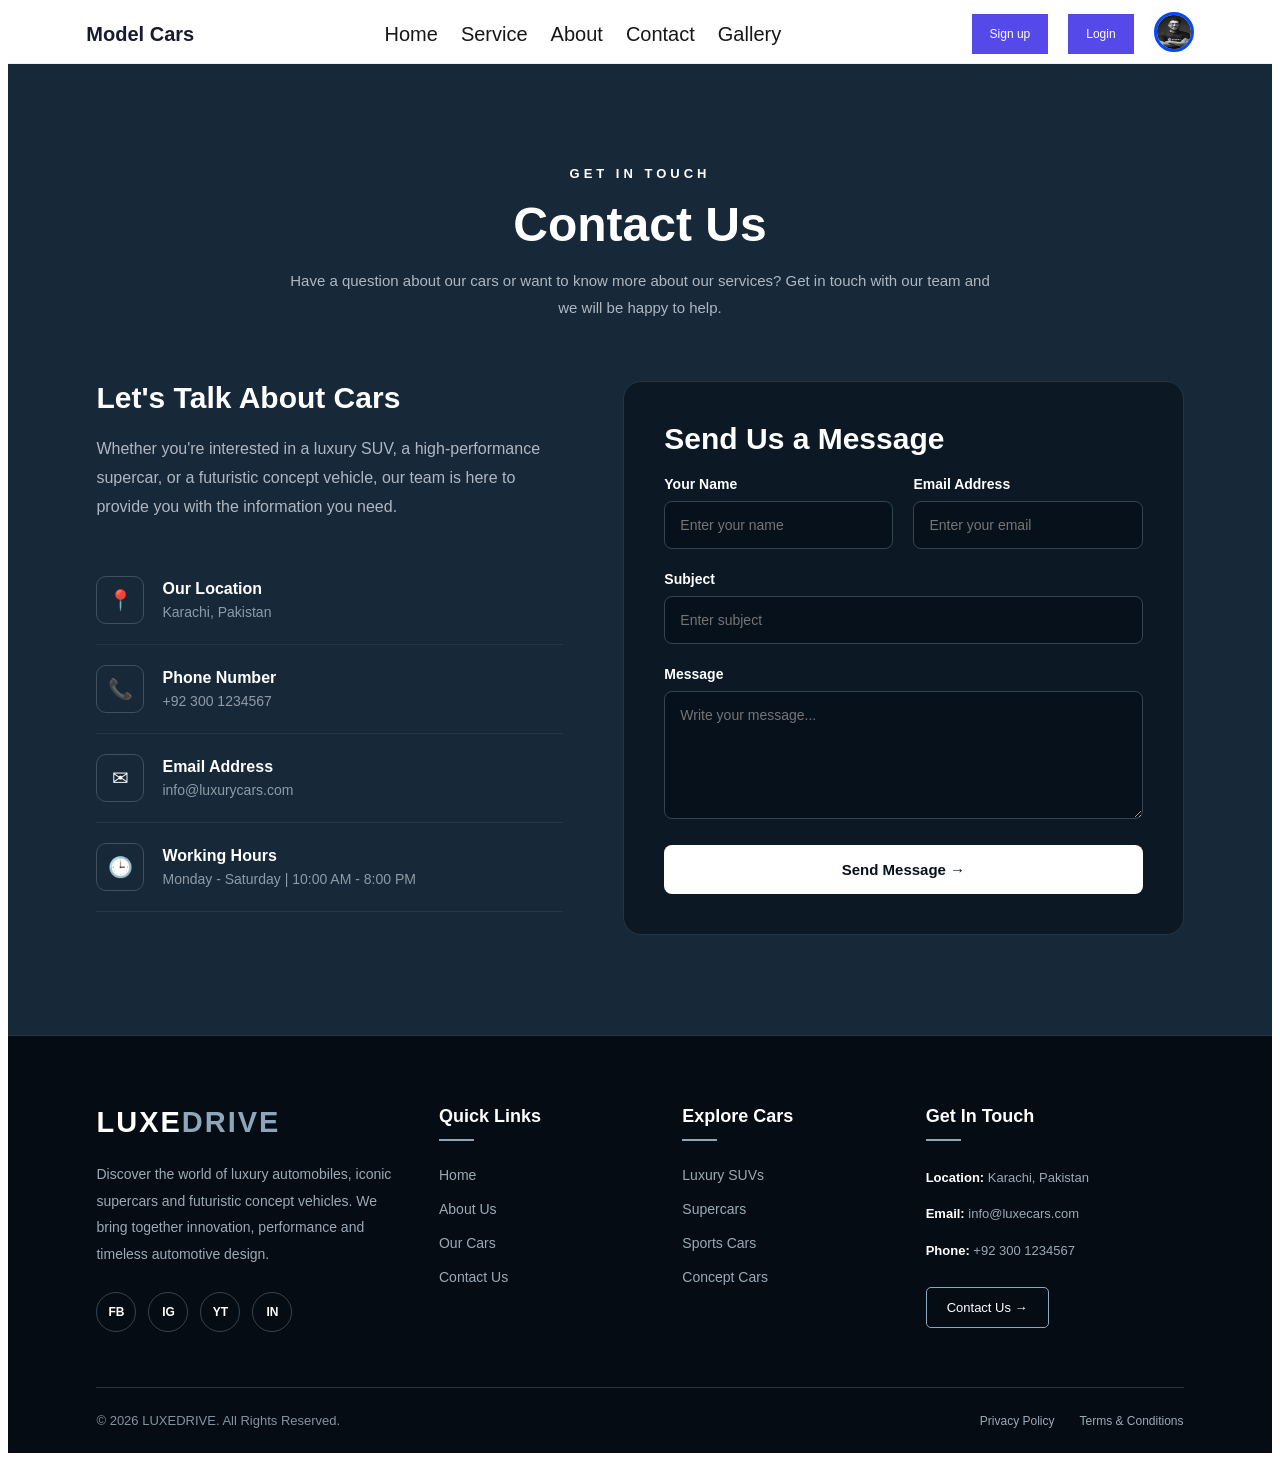
<file: htmlfile/contact.html>
<!DOCTYPE html>
<html lang="en">
<head>
    <meta charset="UTF-8">
    <meta name="viewport" content="width=device-width, initial-scale=1.0">
    <link rel="stylesheet" href="../css/contact.css">
    <link rel="stylesheet" href="../css/style.css">
    <title>Document</title>
</head>
<body>
<nav>
      <a href="./index.html" class="logo">
        Model Cars
      </a>

      <ul class="nav-links">
          <a href="./index.html">Home</a>
        </li>

        
          <a href="#Service">Service</a>
          
        </li>

        <li><a href="./about.html">About</a></li>
        <li><a href="./contact.html">Contact</a></li>
        <li><a href="#Gallery">Gallery</a></li>
      </ul>
      <div class="auth-button">

        <a href="./signup.html" class="nav-button" id="signup">Sign up</a>
        <a href="./login.html" class="nav-button" id="login">Login</a>
        <a href="./index.html" class="nav-button" onclick="logout()" id="logout">Logout</a>
        <a href="./profile.html" class="profile-btn"><img src="../img/images.jpg"
            style="border-radius: 50%; border: 3px solid rgb(1, 73, 255);" width="40px" height="40px"></a>
      </div>
    </nav>


    <section class="contact-section" id="contact">

    <div class="contact-heading">
        <span>GET IN TOUCH</span>
        <h2>Contact Us</h2>
        <p>
            Have a question about our cars or want to know more about our
            services? Get in touch with our team and we will be happy to help.
        </p>
    </div>

    <div class="contact-container">
        <div class="contact-info">

            <h3>Let's Talk About Cars</h3>

            <p>
                Whether you're interested in a luxury SUV, a high-performance
                supercar, or a futuristic concept vehicle, our team is here
                to provide you with the information you need.
            </p>

            <div class="contact-box">
                <div class="contact-icon">📍</div>
                <div>
                    <h4>Our Location</h4>
                    <p>Karachi, Pakistan</p>
                </div>
            </div>

            <div class="contact-box">
                <div class="contact-icon">📞</div>
                <div>
                    <h4>Phone Number</h4>
                    <p>+92 300 1234567</p>
                </div>
            </div>

            <div class="contact-box">
                <div class="contact-icon">✉</div>
                <div>
                    <h4>Email Address</h4>
                    <p>info@luxurycars.com</p>
                </div>
            </div>

            <div class="contact-box">
                <div class="contact-icon">🕒</div>
                <div>
                    <h4>Working Hours</h4>
                    <p>Monday - Saturday | 10:00 AM - 8:00 PM</p>
                </div>
            </div>

        </div>

        <div class="contact-form">

            <h3>Send Us a Message</h3>

            <form>

                <div class="input-row">

                    <div class="input-group">
                        <label>Your Name</label>
                        <input type="text" placeholder="Enter your name">
                    </div>

                    <div class="input-group">
                        <label>Email Address</label>
                        <input type="email" placeholder="Enter your email">
                    </div>

                </div>

                <div class="input-group">
                    <label>Subject</label>
                    <input type="text" placeholder="Enter subject">
                </div>

                <div class="input-group">
                    <label>Message</label>
                    <textarea rows="6" placeholder="Write your message..."></textarea>
                </div>

                <button type="submit">Send Message →</button>

            </form>

            
        </div>
    </div>
</section>

<footer class="main-footer">

    <div class="footer-container">

        <div class="footer-about">
            <h2 class="footer-logo">LUXE<span>DRIVE</span></h2>

            <p>
                Discover the world of luxury automobiles, iconic supercars
                and futuristic concept vehicles. We bring together
                innovation, performance and timeless automotive design.
            </p>

            <div class="social-links">
                <a href="#" aria-label="Facebook">FB</a>
                <a href="#" aria-label="Instagram">IG</a>
                <a href="#" aria-label="YouTube">YT</a>
                <a href="#" aria-label="LinkedIn">IN</a>
            </div>
        </div>
        <div class="footer-links">
            <h3>Quick Links</h3>
            <ul>
                <li><a href="#home">Home</a></li>
                <li><a href="#about">About Us</a></li>
                <li><a href="#cars">Our Cars</a></li>
                <li><a href="#contact">Contact Us</a></li>
            </ul>
        </div>

        <div class="footer-links">
            <h3>Explore Cars</h3>
            <ul>
                <li><a href="#cars">Luxury SUVs</a></li>
                <li><a href="#cars">Supercars</a></li>
                <li><a href="#cars">Sports Cars</a></li>
                <li><a href="#cars">Concept Cars</a></li>
            </ul>
        </div>

        <div class="footer-contact">
            <h3>Get In Touch</h3>

            <p><span>Location:</span> Karachi, Pakistan</p>
            <p><span>Email:</span> info@luxecars.com</p>
            <p><span>Phone:</span> +92 300 1234567</p>

            <a href="./contact.html" class="footer-btn">
                Contact Us →
            </a>
        </div>

    </div>

    <div class="footer-bottom">
        <p>
            © 2026 LUXEDRIVE. All Rights Reserved.
        </p>

        <div class="bottom-links">
            <a href="#">Privacy Policy</a>
            <a href="#">Terms & Conditions</a>
        </div>
    </div>

</footer>
<script src="../js/app.js"></script>
</body>
</html>
</file>
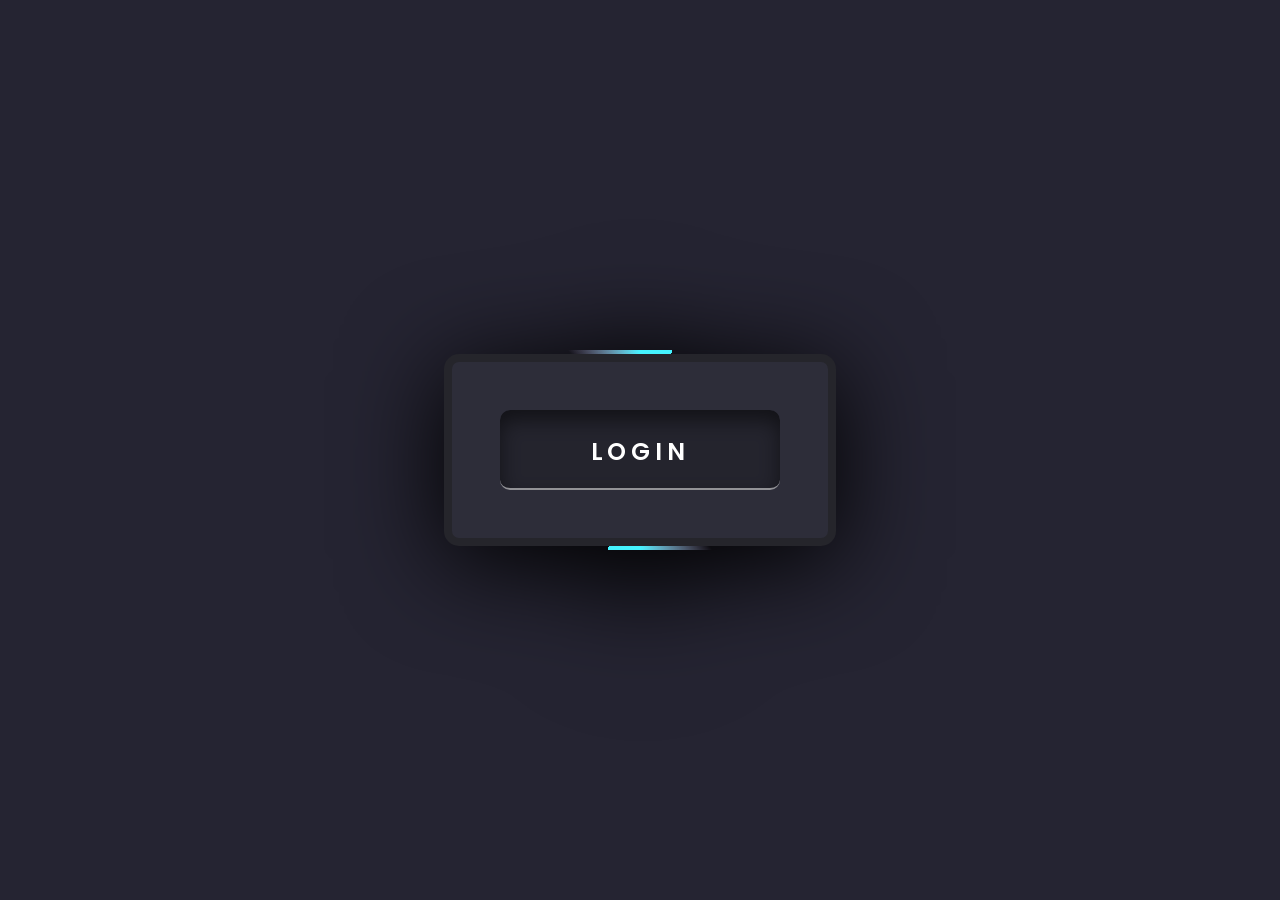
<file: htmlfile/login.html>
<!DOCTYPE html>
<html lang="en">

<head>
  <meta charset="UTF-8">
  <meta name="viewport" content="width=device-width, initial-scale=1.0">
  <title>Document</title>
  <link rel="stylesheet" href="../css/log.css">

</head>

<body>

  <div class="box">
    <div class="login">
      <div class="loginBx">
        <h2>
          <i class="fa-solid fa-right-to-bracket"></i>
          Login
          <i class="fa-solid fa-heart"></i>
        </h2>
        <input type="text" id="loginemail" placeholder="Email">
        <input type="password" id="loginpassword" placeholder="Password">
        <input type="submit" onclick="login()" value="LOG in" />
        <div class="group">
          <a href="#">Forgot Password</a>
          <a href="./signup.html">Sign Up</a>
        </div>
      </div>
    </div>
  </div>
  <script src="../js/app.js"></script>
</body>

</html>
</file>
<file: style.css>
* {
  margin: 0;
  padding: 0;
  box-sizing: border-box;
}

body {
  font-family: Arial, Helvetica, sans-serif;
  min-height: 100vh;
  padding: 5px 8px 8px;
  color: #171a30;
}

.website {
  background: #fff;
  min-height: calc(100vh - 13px);
  border-radius: 10px;
  overflow: hidden;
  position: relative;
}

nav {
  height: 59px;
  display: flex;
  align-items: center;
  justify-content: space-between;
  padding: 0 6.2%;
  border-bottom: 1px solid #f1f1f1;
}

.logo {
  display: flex;
  align-items: center;
  font-size: 20px;
  font-weight: bold;
  color: #171a30;
  text-decoration: none;
}

.logo-icon {
  width: 22px;
  height: 22px;
  border-radius: 50%;
  background: #5549ed;
  color: white;
  display: flex;
  align-items: center;
  justify-content: center;
  font-size: 10px;
}

.nav-links {
  display: flex;
  align-items: center;
  gap: 23px;
  list-style: none;
}

.nav-links a {
  text-decoration: none;
  font-size: 20px;
  color: #171717;
  transition: color 0.3s;
}

.nav-links a:hover {
  color: #5549ed;
}

.dropdown {
  position: relative;
}

.dropdown>a::after {
  content: "⌄";
  margin-left: 5px;
  font-size: 20px;
}

.dropdown-menu {
  display: none;
  position: absolute;
  top: 20px;
  left: 0;
  width: 135px;
  background: white;
  box-shadow: 0 5px 20px #00000018;
  border-radius: 5px;
  padding: 10px;
  z-index: 5;
}

.dropdown-menu a {
  display: block;
  padding: 8px;
}

.dropdown:hover .dropdown-menu {
  display: block;
}

.auth-button {
  display: flex;
  justify-content: center;
  align-items: center;
  gap: 20px;

}

.nav-button {
  background: #5549e9;
  color: white;
  text-decoration: none;
  padding: 13px 18px;
  font-size: 12px;
  transition: 0.3s;
  display: flex;
}

.nav-button:hover,
.primary-btn:hover {
  background: #3e33c9;
}


.hero {
  min-height: 490px;
  display: flex;
  align-items: center;
  justify-content: space-between;
  padding: 35px 6.2%;
  gap: 25px;
}

.hero-content {
  width: 48%;
  max-width: 450px;
}

.hero-content h1 {
  font-size: clamp(27px, 3.2vw, 38px);
  line-height: 1.15;
  letter-spacing: -1px;
  font-weight: 600;
  margin-bottom: 14px;
}

.hero-content p {
  color: #60606b;
  font-size: 11px;
  line-height: 1.8;
  max-width: 410px;
  margin-bottom: 18px;
}

.hero-buttons {
  display: flex;
  gap: 9px;
  align-items: center;
}

.hero-buttons a {
  text-decoration: none;
  padding: 14px 18px;
  font-size: 12px;
  display: inline-block;
  transition: 0.3s;
}

.primary-btn {
  color: white;
  background: #5549e9;
}

.secondary-btn {
  background: #f5f1ff;
  color: #5549e9;
}

.secondary-btn:hover {
  background: #e9e2ff;
}


.section-2 {
  align-items: center;
  display: flex;
  justify-content: center;
}
.card-container {
  display: flex;
  gap: 25px;
  flex-wrap: wrap;
  justify-content: center;
  max-width: 1200px;
}

.car-card {
  background: #ffffff;
  border-radius: 12px;
  overflow: hidden;
  width: 350px;
  box-shadow: 0 4px 15px rgba(0, 0, 0, 0.1);
  transition: transform 0.3s ease, box-shadow 0.3s ease;
}

.car-card:hover {
  transform: translateY(-8px);
  box-shadow: 0 10px 25px rgba(0, 0, 0, 0.15);
}

.car-img {
  width: 90%;
  height: 40px;
  object-fit: cover;
}

.car-content {
  padding: 20px;
}

.car-title {
  font-size: 22px;
  color: #333;
  margin-bottom: 10px;
}

.car-desc {
  font-size: 14px;
  color: #666;
  margin-bottom: 15px;
  line-height: 1.5;
}

.car-price {
  font-size: 18px;
  font-weight: bold;
  color: #27ae60;
  margin-bottom: 20px;
}

.details-btn {
  display: block;
  width: 100%;
  padding: 12px;
  background-color: #2c3e50;
  color: white;
  border: none;
  border-radius: 6px;
  font-size: 16px;
  cursor: pointer;
  transition: background-color 0.2s ease;
}

.details-btn:hover {
  background-color: #1abc9c;
}




.main-footer {
    background: #050c13;
    color: #ffffff;
    padding: 70px 7% 0;
    border-top: 1px solid #263541;
}

.footer-container {
    max-width: 1250px;
    margin: auto;
    display: grid;
    grid-template-columns: 1.5fr 1fr 1fr 1.3fr;
    gap: 45px;
    padding-bottom: 55px;
}

/* Logo and About */

.footer-logo {
    font-size: 29px;
    letter-spacing: 2px;
    margin-bottom: 22px;
}

.footer-logo span {
    color: #8da6ba;
}

.footer-about p {
    color: #9caab6;
    font-size: 14px;
    line-height: 1.9;
    margin-bottom: 25px;
}

/* Social Links */

.social-links {
    display: flex;
    gap: 12px;
}

.social-links a {
    width: 40px;
    height: 40px;
    display: flex;
    justify-content: center;
    align-items: center;
    border: 1px solid #344552;
    border-radius: 50%;
    color: #ffffff;
    font-size: 12px;
    font-weight: bold;
    text-decoration: none;
    transition: 0.3s;
}

.social-links a:hover {
    background: #ffffff;
    color: #07111c;
    transform: translateY(-4px);
}

/* Footer Headings */

.footer-links h3,
.footer-contact h3 {
    font-size: 18px;
    margin-bottom: 25px;
    position: relative;
}

.footer-links h3::after,
.footer-contact h3::after {
    content: "";
    display: block;
    width: 35px;
    height: 2px;
    background: #8da6ba;
    margin-top: 12px;
}

/* Footer Lists */

.footer-links ul {
    list-style: none;
}

.footer-links ul li {
    margin-bottom: 16px;
}

.footer-links ul li a {
    color: #9caab6;
    font-size: 14px;
    text-decoration: none;
    transition: 0.3s;
}

.footer-links ul li a:hover {
    color: #ffffff;
    padding-left: 5px;
}

/* Contact Details */

.footer-contact p {
    color: #9caab6;
    font-size: 13px;
    line-height: 1.8;
    margin-bottom: 13px;
    overflow-wrap: anywhere;
}

.footer-contact p span {
    color: #ffffff;
    font-weight: bold;
}

/* Contact Button */

.footer-btn {
    display: inline-block;
    margin-top: 12px;
    padding: 12px 20px;
    border: 1px solid #8da6ba;
    border-radius: 5px;
    color: #ffffff;
    font-size: 13px;
    text-decoration: none;
    transition: 0.3s;
}

.footer-btn:hover {
    background: #ffffff;
    color: #07111c;
}

/* Bottom Footer */

.footer-bottom {
    max-width: 1250px;
    margin: auto;
    padding: 25px 0;
    border-top: 1px solid #263541;
    display: flex;
    justify-content: space-between;
    align-items: center;
    gap: 20px;
}

.footer-bottom p {
    color: #8493a0;
    font-size: 13px;
}

.bottom-links {
    display: flex;
    gap: 25px;
}

.bottom-links a {
    color: #9caab6;
    font-size: 12px;
    text-decoration: none;
    transition: 0.3s;
}

.bottom-links a:hover {
    color: #ffffff;
}

/* Tablet Responsive */

@media (max-width: 950px) {
    .footer-container {
        grid-template-columns: repeat(2, 1fr);
        gap: 40px;
    }
}

/* Mobile Responsive */

@media (max-width: 550px) {
    .main-footer {
        padding: 50px 6% 0;
    }

    .footer-container {
        grid-template-columns: 1fr;
        gap: 35px;
        padding-bottom: 35px;
    }

    .footer-bottom {
        flex-direction: column;
        text-align: center;
        padding: 25px 0;
    }

    .bottom-links {
        justify-content: center;
        flex-wrap: wrap;
        gap: 15px;
    }
}
</file>
<file: css/style.css>
* {
  margin: 0;
  padding: 0;
  box-sizing: border-box;
}

body {
  font-family: Arial, Helvetica, sans-serif;
  min-height: 100vh;
  padding: 5px 8px 8px;
  color: #171a30;
}

.website {
  background: #fff;
  min-height: calc(100vh - 13px);
  border-radius: 10px;
  overflow: hidden;
  position: relative;
}

nav {
  height: 59px;
  display: flex;
  align-items: center;
  justify-content: space-between;
  padding: 0 6.2%;
  border-bottom: 1px solid #f1f1f1;
}

.logo {
  display: flex;
  align-items: center;
  font-size: 20px;
  font-weight: bold;
  color: #171a30;
  text-decoration: none;
}

.logo-icon {
  width: 22px;
  height: 22px;
  border-radius: 50%;
  background: #5549ed;
  color: white;
  display: flex;
  align-items: center;
  justify-content: center;
  font-size: 10px;
}

.nav-links {
  display: flex;
  align-items: center;
  gap: 23px;
  list-style: none;
}

.nav-links a {
  text-decoration: none;
  font-size: 20px;
  color: #171717;
  transition: color 0.3s;
}

.nav-links a:hover {
  color: #5549ed;
}

.dropdown {
  position: relative;
}

.dropdown>a::after {
  content: "⌄";
  margin-left: 5px;
  font-size: 20px;
}

.dropdown-menu {
  display: none;
  position: absolute;
  top: 20px;
  left: 0;
  width: 135px;
  background: white;
  box-shadow: 0 5px 20px #00000018;
  border-radius: 5px;
  padding: 10px;
  z-index: 5;
}

.dropdown-menu a {
  display: block;
  padding: 8px;
}

.dropdown:hover .dropdown-menu {
  display: block;
}

.auth-button {
  display: flex;
  justify-content: center;
  align-items: center;
  gap: 20px;

}

.nav-button {
  background: #5549e9;
  color: white;
  text-decoration: none;
  padding: 13px 18px;
  font-size: 12px;
  transition: 0.3s;
  display: flex;
}

.nav-button:hover,
.primary-btn:hover {
  background: #3e33c9;
}


.hero {
  min-height: 490px;
  display: flex;
  align-items: center;
  justify-content: space-between;
  padding: 35px 6.2%;
  gap: 25px;
}

.hero-content {
  width: 48%;
  max-width: 450px;
}

.hero-content h1 {
  font-size: clamp(27px, 3.2vw, 38px);
  line-height: 1.15;
  letter-spacing: -1px;
  font-weight: 600;
  margin-bottom: 14px;
}

.hero-content p {
  color: #60606b;
  font-size: 11px;
  line-height: 1.8;
  max-width: 410px;
  margin-bottom: 18px;
}

.hero-buttons {
  display: flex;
  gap: 9px;
  align-items: center;
}

.hero-buttons a {
  text-decoration: none;
  padding: 14px 18px;
  font-size: 12px;
  display: inline-block;
  transition: 0.3s;
}

.primary-btn {
  color: white;
  background: #5549e9;
}

.secondary-btn {
  background: #f5f1ff;
  color: #5549e9;
}

.secondary-btn:hover {
  background: #e9e2ff;
}


.section-2 {
  align-items: center;
  display: flex;
  justify-content: center;
}
.card-container {
  display: flex;
  gap: 25px;
  flex-wrap: wrap;
  justify-content: center;
  max-width: 1200px;
}

.car-card {
  background: #ffffff;
  border-radius: 12px;
  overflow: hidden;
  width: 350px;
  box-shadow: 0 4px 15px rgba(0, 0, 0, 0.1);
  transition: transform 0.3s ease, box-shadow 0.3s ease;
}

.car-card:hover {
  transform: translateY(-8px);
  box-shadow: 0 10px 25px rgba(0, 0, 0, 0.15);
}

.car-img {
  width: 90%;
  height: 40px;
  object-fit: cover;
}

.car-content {
  padding: 20px;
}

.car-title {
  font-size: 22px;
  color: #333;
  margin-bottom: 10px;
}

.car-desc {
  font-size: 14px;
  color: #666;
  margin-bottom: 15px;
  line-height: 1.5;
}

.car-price {
  font-size: 18px;
  font-weight: bold;
  color: #27ae60;
  margin-bottom: 20px;
}

.details-btn {
  display: block;
  width: 100%;
  padding: 12px;
  background-color: #2c3e50;
  color: white;
  border: none;
  border-radius: 6px;
  font-size: 16px;
  cursor: pointer;
  transition: background-color 0.2s ease;
}

.details-btn:hover {
  background-color: #1abc9c;
}




.main-footer {
    background: #050c13;
    color: #ffffff;
    padding: 70px 7% 0;
    border-top: 1px solid #263541;
}

.footer-container {
    max-width: 1250px;
    margin: auto;
    display: grid;
    grid-template-columns: 1.5fr 1fr 1fr 1.3fr;
    gap: 45px;
    padding-bottom: 55px;
}

/* Logo and About */

.footer-logo {
    font-size: 29px;
    letter-spacing: 2px;
    margin-bottom: 22px;
}

.footer-logo span {
    color: #8da6ba;
}

.footer-about p {
    color: #9caab6;
    font-size: 14px;
    line-height: 1.9;
    margin-bottom: 25px;
}

/* Social Links */

.social-links {
    display: flex;
    gap: 12px;
}

.social-links a {
    width: 40px;
    height: 40px;
    display: flex;
    justify-content: center;
    align-items: center;
    border: 1px solid #344552;
    border-radius: 50%;
    color: #ffffff;
    font-size: 12px;
    font-weight: bold;
    text-decoration: none;
    transition: 0.3s;
}

.social-links a:hover {
    background: #ffffff;
    color: #07111c;
    transform: translateY(-4px);
}

/* Footer Headings */

.footer-links h3,
.footer-contact h3 {
    font-size: 18px;
    margin-bottom: 25px;
    position: relative;
}

.footer-links h3::after,
.footer-contact h3::after {
    content: "";
    display: block;
    width: 35px;
    height: 2px;
    background: #8da6ba;
    margin-top: 12px;
}

/* Footer Lists */

.footer-links ul {
    list-style: none;
}

.footer-links ul li {
    margin-bottom: 16px;
}

.footer-links ul li a {
    color: #9caab6;
    font-size: 14px;
    text-decoration: none;
    transition: 0.3s;
}

.footer-links ul li a:hover {
    color: #ffffff;
    padding-left: 5px;
}

/* Contact Details */

.footer-contact p {
    color: #9caab6;
    font-size: 13px;
    line-height: 1.8;
    margin-bottom: 13px;
    overflow-wrap: anywhere;
}

.footer-contact p span {
    color: #ffffff;
    font-weight: bold;
}

/* Contact Button */

.footer-btn {
    display: inline-block;
    margin-top: 12px;
    padding: 12px 20px;
    border: 1px solid #8da6ba;
    border-radius: 5px;
    color: #ffffff;
    font-size: 13px;
    text-decoration: none;
    transition: 0.3s;
}

.footer-btn:hover {
    background: #ffffff;
    color: #07111c;
}

/* Bottom Footer */

.footer-bottom {
    max-width: 1250px;
    margin: auto;
    padding: 25px 0;
    border-top: 1px solid #263541;
    display: flex;
    justify-content: space-between;
    align-items: center;
    gap: 20px;
}

.footer-bottom p {
    color: #8493a0;
    font-size: 13px;
}

.bottom-links {
    display: flex;
    gap: 25px;
}

.bottom-links a {
    color: #9caab6;
    font-size: 12px;
    text-decoration: none;
    transition: 0.3s;
}

.bottom-links a:hover {
    color: #ffffff;
}

/* Tablet Responsive */

@media (max-width: 950px) {
    .footer-container {
        grid-template-columns: repeat(2, 1fr);
        gap: 40px;
    }
}

/* Mobile Responsive */

@media (max-width: 550px) {
    .main-footer {
        padding: 50px 6% 0;
    }

    .footer-container {
        grid-template-columns: 1fr;
        gap: 35px;
        padding-bottom: 35px;
    }

    .footer-bottom {
        flex-direction: column;
        text-align: center;
        padding: 25px 0;
    }

    .bottom-links {
        justify-content: center;
        flex-wrap: wrap;
        gap: 15px;
    }
}
</file>
<file: about.css>
* {
  margin: 0;
  padding: 0;
  box-sizing: border-box;
}

body {
  font-family: Arial, Helvetica, sans-serif;
  min-height: 100vh;
  padding: 5px 8px 8px;
  color: #171a30;
}

.website {
  background: #fff;
  min-height: calc(100vh - 13px);
  border-radius: 10px;
  overflow: hidden;
  position: relative;
}

nav {
  height: 59px;
  display: flex;
  align-items: center;
  justify-content: space-between;
  padding: 0 6.2%;
  border-bottom: 1px solid #f1f1f1;
}

.logo {
  display: flex;
  align-items: center;
  font-size: 20px;
  font-weight: bold;
  color: #171a30;
  text-decoration: none;
}

.logo-icon {
  width: 22px;
  height: 22px;
  border-radius: 50%;
  background: #5549ed;
  color: white;
  display: flex;
  align-items: center;
  justify-content: center;
  font-size: 10px;
}

.nav-links {
  display: flex;
  align-items: center;
  gap: 23px;
  list-style: none;
}

.nav-links a {
  text-decoration: none;
  font-size: 20px;
  color: #171717;
  transition: color 0.3s;
}

.nav-links a:hover {
  color: #5549ed;
}

.dropdown {
  position: relative;
}

.dropdown>a::after {
  content: "⌄";
  margin-left: 5px;
  font-size: 20px;
}

.dropdown-menu {
  display: none;
  position: absolute;
  top: 20px;
  left: 0;
  width: 135px;
  background: white;
  box-shadow: 0 5px 20px #00000018;
  border-radius: 5px;
  padding: 10px;
  z-index: 5;
}

.dropdown-menu a {
  display: block;
  padding: 8px;
}

.dropdown:hover .dropdown-menu {
  display: block;
}
.cars-section {
    width: 100%;
    min-height: 100vh;
    padding: 70px 6%;
}

.heading {
    text-align: center;
    max-width: 750px;
    margin: 0 auto 50px;
}

.heading span {
    font-size: 13px;
    letter-spacing: 4px;
    font-weight: bold;
}

.heading h1 {
    font-size: 48px;
    margin: 12px 0;
}

.heading p {
    color: #000000;
    line-height: 1.7;
}

.slider {
    position: relative;
    max-width: 1250px;
    min-height: 560px;
    margin: auto;
    overflow: hidden;
    border-radius: 25px;
    background: #101d29;
}

.slide {
    display: none;
    grid-template-columns: 55% 45%;
    min-height: 560px;
    animation: fade 0.6s ease;
}

.slide.active {
    display: grid;
}

@keyframes fade {
    from {
        opacity: 0;
        transform: translateX(20px);
    }

    to {
        opacity: 1;
        transform: translateX(0);
    }
}

.car-image {
    height: 560px;
    overflow: hidden;
}

.car-image img {
    width: 100%;
    height: 100%;
    object-fit: cover;
    transition: 0.6s;
}

.car-image img:hover {
    transform: scale(1.05);
}

.car-info {
    padding: 55px 50px;
}

.number {
    color: #8e9ba8;
    font-size: 14px;
    letter-spacing: 2px;
}

.car-info h2 {
    font-size: 42px;
    margin: 15px 0 25px;
}

.car-info p {
    color: #b7c1ca;
    font-size: 15px;
    line-height: 1.8;
    margin-bottom: 15px;
}

.features {
    display: flex;
    gap: 12px;
    margin-top: 30px;
}

.features div {
    flex: 1;
    padding: 15px;
    border: 1px solid #30404e;
    border-radius: 10px;
}

.features strong {
    display: block;
    font-size: 16px;
    margin-bottom: 6px;
}

.features small {
    color: #8996a2;
    font-size: 11px;
}

.prev,
.next {
    position: absolute;
    top: 50%;
    transform: translateY(-50%);
    width: 50px;
    height: 50px;
    border: none;
    border-radius: 50%;
    background: rgba(0, 0, 0, 0.65);
    color: white;
    font-size: 22px;
    cursor: pointer;
    z-index: 5;
    transition: 0.3s;
}

.prev {
    left: 20px;
}

.next {
    right: 20px;
}

.prev:hover,
.next:hover {
    background: white;
    color: black;
}

.dots {
    display: flex;
    justify-content: center;
    gap: 10px;
    margin-top: 25px;
}

.dot {
    width: 12px;
    height: 12px;
    border-radius: 50%;
    background: #52606c;
    cursor: pointer;
    transition: 0.3s;
}

.active-dot {
    width: 35px;
    border-radius: 10px;
    background: white;
}


/* Tablet */
@media (max-width: 900px) {

    .slide {
        grid-template-columns: 1fr;
    }

    .car-image {
        height: 400px;
    }

    .car-info {
        padding: 40px;
    }

    .slider {
        min-height: auto;
    }
}


/* Mobile */
@media (max-width: 600px) {

    .cars-section {
        padding: 40px 4%;
    }

    .heading h1 {
        font-size: 32px;
    }

    .heading {
        margin-bottom: 30px;
    }

    .car-image {
        height: 280px;
    }

    .car-info {
        padding: 30px 25px;
    }

    .car-info h2 {
        font-size: 30px;
    }

    .car-info p {
        font-size: 14px;
    }

    .features {
        flex-direction: column;
    }

    .prev,
    .next {
        width: 42px;
        height: 42px;
        font-size: 18px;
    }

    .prev {
        left: 10px;
    }

    .next {
        right: 10px;
    }
}
</file>
<file: contact.css>
*{
    margin: 0%;
    padding: 0%;
    box-sizing: border-box;
    
}
.contact-section {
    width: 100%;
    padding: 100px 7%;
    background: #172838;
    color: white;
}

.contact-heading {
    max-width: 700px;
    margin: 0 auto 60px;
    text-align: center;
}

.contact-heading span {
    font-size: 13px;
    letter-spacing: 4px;
    font-weight: bold;
}

.contact-heading h2 {
    font-size: 48px;
    margin: 15px 0;
}

.contact-heading p {
    color: #aeb8c2;
    line-height: 1.8;
    font-size: 15px;
}

.contact-container {
    max-width: 1150px;
    margin: auto;
    display: grid;
    grid-template-columns: 1fr 1.2fr;
    gap: 60px;
}


/* Contact Information */

.contact-info h3,
.contact-form h3 {
    font-size: 30px;
    margin-bottom: 20px;
}

.contact-info > p {
    color: #aeb8c2;
    line-height: 1.8;
    margin-bottom: 35px;
}

.contact-box {
    display: flex;
    align-items: center;
    gap: 18px;
    padding: 20px 0;
    border-bottom: 1px solid #263541;
}

.contact-icon {
    width: 48px;
    height: 48px;
    display: flex;
    justify-content: center;
    align-items: center;
    border: 1px solid #40505d;
    border-radius: 10px;
    font-size: 20px;
}

.contact-box h4 {
    font-size: 16px;
    margin-bottom: 6px;
}

.contact-box p {
    color: #8f9ca7;
    font-size: 14px;
}


/* Form */

.contact-form {
    padding: 40px;
    border: 1px solid #263541;
    border-radius: 18px;
    background: #0c1925;
}

.input-row {
    display: grid;
    grid-template-columns: 1fr 1fr;
    gap: 20px;
}

.input-group {
    margin-bottom: 22px;
}

.input-group label {
    display: block;
    margin-bottom: 9px;
    font-size: 14px;
    font-weight: 600;
}

.input-group input,
.input-group textarea {
    width: 100%;
    padding: 15px;
    border: 1px solid #344552;
    border-radius: 8px;
    outline: none;
    background: #07111c;
    color: white;
    font-family: inherit;
    font-size: 14px;
    transition: 0.3s;
}

.input-group input:focus,
.input-group textarea:focus {
    border-color: #ffffff;
}

.input-group textarea {
    resize: vertical;
}

.contact-form button {
    width: 100%;
    padding: 16px;
    border: none;
    border-radius: 8px;
    background: white;
    color: #07111c;
    font-size: 15px;
    font-weight: bold;
    cursor: pointer;
    transition: 0.3s;
}

.contact-form button:hover {
    background: #dce4ea;
    transform: translateY(-2px);
}


/* Responsive */

@media (max-width: 850px) {

    .contact-container {
        grid-template-columns: 1fr;
        gap: 40px;
    }

    .contact-heading h2 {
        font-size: 38px;
    }
}

@media (max-width: 550px) {

    .contact-section {
        padding: 70px 5%;
    }

    .contact-heading h2 {
        font-size: 32px;
    }

    .contact-form {
        padding: 25px;
    }

    .input-row {
        grid-template-columns: 1fr;
        gap: 0;
    }

    .contact-info h3,
    .contact-form h3 {
        font-size: 25px;
    }
}
</file>
<file: log.css>
@import url("https://fonts.googleapis.com/css2?family=Poppins:ital,wght@0,100;0,200;0,300;0,400;0,500;0,600;0,700;0,800;0,900;1,100;1,200;1,300;1,400;1,500;1,600;1,700;1,800;1,900&display=swap");

* {
  margin: 0;
  padding: 0;
  box-sizing: border-box;
  font-family: "Poppins", sans-serif;
}

body {
  display: flex;
  justify-content: center;
  align-items: center;
  min-height: 100vh;
  background: #252432;
}

@property --a {
  syntax: "<angle>";
  inherits: false;
  initial-value: 0deg;
}

.box {
  position: relative;
  width: 400px;
  height: 200px;
  background: repeating-conic-gradient(
    from var(--a),
    #ff2770 0%,
    #ff2770 5%,
    transparent 5%,
    transparent 40%,
    #ff2770 50%
  );
  filter: drop-shadow(0 15px 50px #000);
  animation: rotating 4s linear infinite;
  border-radius: 20px;
  display: flex;
  justify-content: center;
  align-items: center;
  transition: 0.5s;
}

.box:hover {
  width: 450px;
  height: 600px;
}

@keyframes rotating {
  0% {
    --a: 0deg;
  }
  100% {
    --a: 360deg;
  }
}

.box::before {
  content: "";
  position: absolute;
  width: 100%;
  height: 100%;
  background: repeating-conic-gradient(
    from var(--a),
    #45f3ff 0%,
    #45f3ff 5%,
    transparent 5%,
    transparent 40%,
    #45f3ff 50%
  );
  filter: drop-shadow(0 15px 50px #000);
  border-radius: 20px;
  animation: rotating 4s linear infinite;
  animation-delay: -1s;
}

.box::after {
  content: "";
  position: absolute;
  inset: 4px;
  background: #2d2d39;
  border-radius: 15px;
  border: 8px solid #25252b;
}

.login {
  position: absolute;
  inset: 60px;
  display: flex;
  justify-content: center;
  align-items: center;
  border-radius: 10px;
  flex-direction: column;
  background: rgba(0, 0, 0, 0.2);
  z-index: 1000;
  box-shadow: inset 0 10px 20px rgba(0, 0, 0, 0.5);
  border-bottom: 2px solid rgba(255, 255, 255, 0.5);
  transition: 0.5s;
  color: #fff;
  overflow: hidden;
}


.Signup {
  position: absolute;
  inset: 60px;
  display: flex;
  justify-content: center;
  align-items: center;
  border-radius: 10px;
  flex-direction: column;
  background: rgba(0, 0, 0, 0.2);
  z-index: 1000;
  box-shadow: inset 0 10px 20px rgba(0, 0, 0, 0.5);
  border-bottom: 2px solid rgba(255, 255, 255, 0.5);
  transition: 0.5s;
  color: #fff;
  overflow: hidden;
}


.box:hover .login {
  inset: 40px;
}

.loginBx {
  position: relative;
  display: flex;
  justify-content: center;
  align-items: center;
  flex-direction: column;
  transform: translateY(126px);
  gap: 20px;
  width: 70%;
  transition: 0.5s;
}

.box:hover .loginBx {
  transform: translateY(0px);
}

.loginBx h2 {
  text-transform: uppercase;
  letter-spacing: 0.2em;
  font-weight: 600;
}

.loginBx h2 i {
  color: #ff2770;
  text-shadow: 0 0 5px #ff2770, 0 0 30px #ff2770;
}

.loginBx input {
  width: 100%;
  padding: 10px 20px;
  outline: none;
  font-size: 1em;
  color: #fff;
  background: rgba(0, 0, 0, 0.1);
  border: 2px solid #fff;
  border-radius: 30px;
}

.loginBx input::placeholder {
  color: #999;
}

.loginBx input[type="submit"] {
  background: #45f3ff;
  border: none;
  font-weight: 500;
  color: #111;
  cursor: pointer;
  transition: 0.5s;
}

.loginBx input[type="submit"]:hover {
  box-shadow: 0 0 10px #45f3ff, 0 0 60px #45f3ff;
}

.group {
  display: flex;
  width: 100%;
  justify-content: space-between;
}

.group a {
  color: #fff;
  text-decoration: none;
}

.group a:nth-child(2) {
  color: #ff2770;
  font-weight: 600;
}
</file>
<file: prof.css>
* {
  margin: 0;
  padding: 0;
  box-sizing: border-box;
  font-family: 'Poppins', sans-serif;
}

body {
  background-color: #f4f6f9;
  display: flex;
  justify-content: center;
  align-items: center;
  min-height: 100vh;
}

.profile-card {
  background: #ffffff;
  padding: 30px;
  border-radius: 12px;
  box-shadow: 0 4px 15px rgba(0, 0, 0, 0.1);
  width: 100%;
  max-width: 400px;
}

.profile-card h2 {
  text-align: center;
  margin-bottom: 20px;
  color: #333;
}

.avatar-upload {
  text-align: center;
  margin-bottom: 20px;
}

.avatar-upload img {
  width: 100px;
  height: 100px;
  border-radius: 50%;
  object-fit: cover;
  border: 3px solid #007bff;
  cursor: pointer;
  transition: opacity 0.3s ease;
}

.avatar-upload p {
  font-size: 12px;
  color: #666;
  margin-top: 5px;
}

.input-group {
  margin-bottom: 15px;
}

.input-group label {
  display: block;
  font-size: 14px;
  color: #555;
  margin-bottom: 5px;
  font-weight: 500;
}

.input-group input,
.input-group textarea {
  width: 100%;
  padding: 10px 12px;
  border: 1px solid #ccc;
  border-radius: 6px;
  font-size: 14px;
  outline: none;
  transition: border-color 0.3s;
}

.input-group input:focus,
.input-group textarea:focus {
  border-color: #007bff;
}

.btn-save {
  width: 100%;
  padding: 12px;
  background-color: #007bff;
  color: white;
  border: none;
  border-radius: 6px;
  font-size: 16px;
  font-weight: bold;
  cursor: pointer;
  transition: background-color 0.3s;
}

.btn-save:hover {
  background-color: #0056b3;
}
</file>
<file: stat.css>
@import url("https://fonts.googleapis.com/css2?family=Poppins:ital,wght@0,100;0,200;0,300;0,400;0,500;0,600;0,700;0,800;0,900;1,100;1,200;1,300;1,400;1,500;1,600;1,700;1,800;1,900&display=swap");

* {
  margin: 0;
  padding: 0;
  box-sizing: border-box;
  font-family: "Poppins", sans-serif;
}

body {
  display: flex;
  justify-content: center;
  align-items: center;
  /* min-height: 100vh; */
  background: #252432;
}

@property --a {
  syntax: "<angle>";
  inherits: false;
  initial-value: 0deg;
}

.box {
  position: relative;
  width: 400px;
  height: 300px;
  background: repeating-conic-gradient(
    from var(--a),
    #ff2770 0%,
    #ff2770 5%,
    transparent 5%,
    transparent 40%,
    #ff2770 50%
  );
  filter: drop-shadow(0 15px 50px #000);
  animation: rotating 4s linear infinite;
  border-radius: 20px;
  display: flex;
  justify-content: center;
  align-items: center;
  transition: 0.5s;
}

.box:hover {
  width: 450px;
  height: 700px;
}

@keyframes rotating {
  0% {
    --a: 0deg;
  }
  100% {
    --a: 360deg;
  }
}

.box::before {
  content: "";
  position: absolute;
  width: 100%;
  height: 100%;
  background: repeating-conic-gradient(
    from var(--a),
    #45f3ff 0%,
    #45f3ff 5%,
    transparent 5%,
    transparent 40%,
    #45f3ff 50%
  );
  filter: drop-shadow(0 15px 50px #000);
  border-radius: 20px;
  animation: rotating 4s linear infinite;
  animation-delay: -1s;
}

.box::after {
  content: "";
  position: absolute;
  inset: 4px;
  background: #2d2d39;
  border-radius: 15px;
  border: 8px solid #25252b;
}

.login {
  position: absolute;
  inset: 60px;
  display: flex;
  justify-content: center;
  align-items: center;
  border-radius: 10px;
  flex-direction: column;
  background: rgba(0, 0, 0, 0.2);
  z-index: 1000;
  box-shadow: inset 0 10px 20px rgba(0, 0, 0, 0.5);
  border-bottom: 2px solid rgba(255, 255, 255, 0.5);
  transition: 0.5s;
  color: #fff;
  overflow: hidden;
}


.Signup {
  position: absolute;
  inset: 60px;
  display: flex;
  justify-content: top;
  align-items: center;
  border-radius: 10px;
  flex-direction: column;
  background: rgba(0, 0, 0, 0.2);
  z-index: 1000;
  box-shadow: inset 0 10px 20px rgba(0, 0, 0, 0.5);
  border-bottom: 2px solid rgba(255, 255, 255, 0.5);
  transition: 0.5s;
  color: #fff;
  overflow: hidden;
}


.box:hover .login {
  inset: 40px;
}

.loginBx {
  position: relative;
  display: flex;
  justify-content: center;
  align-items: center;
  flex-direction: column;
  transform: translateY(126px);
  gap: 20px;
  width: 70%;
  transition: 0.5s;
}

.box:hover .loginBx {
  transform: translateY(0px);
}

.loginBx h2 {
  text-transform: uppercase;
  letter-spacing: 0.2em;
  font-weight: 600;
}

.loginBx h2 i {
  color: #ff2770;
  text-shadow: 0 0 5px #ff2770, 0 0 30px #ff2770;
}

.loginBx input {
  width: 100%;
  padding: 10px 20px;
  outline: none;
  font-size: 1em;
  color: #fff;
  background: rgba(0, 0, 0, 0.1);
  border: 2px solid #fff;
  border-radius: 30px;
}

.loginBx input::placeholder {
  color: #999;
}

.loginBx input[type="submit"] {
  background: #45f3ff;
  border: none;
  font-weight: 500;
  color: #111;
  cursor: pointer;
  transition: 0.5s;
}

.loginBx input[type="submit"]:hover {
  box-shadow: 0 0 10px #45f3ff, 0 0 60px #45f3ff;
}

.group {
  display: flex;
  width: 100%;
  justify-content: space-between;
}

.group a {
  color: #fff;
  text-decoration: none;
}

.group a:nth-child(2) {
  color: #ff2770;
  font-weight: 600;
}
</file>
<file: css/about.css>
* {
  margin: 0;
  padding: 0;
  box-sizing: border-box;
}

body {
  font-family: Arial, Helvetica, sans-serif;
  min-height: 100vh;
  padding: 5px 8px 8px;
  color: #171a30;
}

.website {
  background: #fff;
  min-height: calc(100vh - 13px);
  border-radius: 10px;
  overflow: hidden;
  position: relative;
}

nav {
  height: 59px;
  display: flex;
  align-items: center;
  justify-content: space-between;
  padding: 0 6.2%;
  border-bottom: 1px solid #f1f1f1;
}

.logo {
  display: flex;
  align-items: center;
  font-size: 20px;
  font-weight: bold;
  color: #171a30;
  text-decoration: none;
}

.logo-icon {
  width: 22px;
  height: 22px;
  border-radius: 50%;
  background: #5549ed;
  color: white;
  display: flex;
  align-items: center;
  justify-content: center;
  font-size: 10px;
}

.nav-links {
  display: flex;
  align-items: center;
  gap: 23px;
  list-style: none;
}

.nav-links a {
  text-decoration: none;
  font-size: 20px;
  color: #171717;
  transition: color 0.3s;
}

.nav-links a:hover {
  color: #5549ed;
}

.dropdown {
  position: relative;
}

.dropdown>a::after {
  content: "⌄";
  margin-left: 5px;
  font-size: 20px;
}

.dropdown-menu {
  display: none;
  position: absolute;
  top: 20px;
  left: 0;
  width: 135px;
  background: white;
  box-shadow: 0 5px 20px #00000018;
  border-radius: 5px;
  padding: 10px;
  z-index: 5;
}

.dropdown-menu a {
  display: block;
  padding: 8px;
}

.dropdown:hover .dropdown-menu {
  display: block;
}
.cars-section {
    width: 100%;
    min-height: 100vh;
    padding: 70px 6%;
}

.heading {
    text-align: center;
    max-width: 750px;
    margin: 0 auto 50px;
}

.heading span {
    font-size: 13px;
    letter-spacing: 4px;
    font-weight: bold;
}

.heading h1 {
    font-size: 48px;
    margin: 12px 0;
}

.heading p {
    color: #000000;
    line-height: 1.7;
}

.slider {
    position: relative;
    max-width: 1250px;
    min-height: 560px;
    margin: auto;
    overflow: hidden;
    border-radius: 25px;
    background: #101d29;
}

.slide {
    display: none;
    grid-template-columns: 55% 45%;
    min-height: 560px;
    animation: fade 0.6s ease;
}

.slide.active {
    display: grid;
}

@keyframes fade {
    from {
        opacity: 0;
        transform: translateX(20px);
    }

    to {
        opacity: 1;
        transform: translateX(0);
    }
}

.car-image {
    height: 560px;
    overflow: hidden;
}

.car-image img {
    width: 100%;
    height: 100%;
    object-fit: cover;
    transition: 0.6s;
}

.car-image img:hover {
    transform: scale(1.05);
}

.car-info {
    padding: 55px 50px;
}

.number {
    color: #8e9ba8;
    font-size: 14px;
    letter-spacing: 2px;
}

.car-info h2 {
    font-size: 42px;
    margin: 15px 0 25px;
}

.car-info p {
    color: #b7c1ca;
    font-size: 15px;
    line-height: 1.8;
    margin-bottom: 15px;
}

.features {
    display: flex;
    gap: 12px;
    margin-top: 30px;
}

.features div {
    flex: 1;
    padding: 15px;
    border: 1px solid #30404e;
    border-radius: 10px;
}

.features strong {
    display: block;
    font-size: 16px;
    margin-bottom: 6px;
}

.features small {
    color: #8996a2;
    font-size: 11px;
}

.prev,
.next {
    position: absolute;
    top: 50%;
    transform: translateY(-50%);
    width: 50px;
    height: 50px;
    border: none;
    border-radius: 50%;
    background: rgba(0, 0, 0, 0.65);
    color: white;
    font-size: 22px;
    cursor: pointer;
    z-index: 5;
    transition: 0.3s;
}

.prev {
    left: 20px;
}

.next {
    right: 20px;
}

.prev:hover,
.next:hover {
    background: white;
    color: black;
}

.dots {
    display: flex;
    justify-content: center;
    gap: 10px;
    margin-top: 25px;
}

.dot {
    width: 12px;
    height: 12px;
    border-radius: 50%;
    background: #52606c;
    cursor: pointer;
    transition: 0.3s;
}

.active-dot {
    width: 35px;
    border-radius: 10px;
    background: white;
}


/* Tablet */
@media (max-width: 900px) {

    .slide {
        grid-template-columns: 1fr;
    }

    .car-image {
        height: 400px;
    }

    .car-info {
        padding: 40px;
    }

    .slider {
        min-height: auto;
    }
}


/* Mobile */
@media (max-width: 600px) {

    .cars-section {
        padding: 40px 4%;
    }

    .heading h1 {
        font-size: 32px;
    }

    .heading {
        margin-bottom: 30px;
    }

    .car-image {
        height: 280px;
    }

    .car-info {
        padding: 30px 25px;
    }

    .car-info h2 {
        font-size: 30px;
    }

    .car-info p {
        font-size: 14px;
    }

    .features {
        flex-direction: column;
    }

    .prev,
    .next {
        width: 42px;
        height: 42px;
        font-size: 18px;
    }

    .prev {
        left: 10px;
    }

    .next {
        right: 10px;
    }
}
</file>
<file: css/contact.css>
*{
    margin: 0%;
    padding: 0%;
    box-sizing: border-box;
    
}
.contact-section {
    width: 100%;
    padding: 100px 7%;
    background: #172838;
    color: white;
}

.contact-heading {
    max-width: 700px;
    margin: 0 auto 60px;
    text-align: center;
}

.contact-heading span {
    font-size: 13px;
    letter-spacing: 4px;
    font-weight: bold;
}

.contact-heading h2 {
    font-size: 48px;
    margin: 15px 0;
}

.contact-heading p {
    color: #aeb8c2;
    line-height: 1.8;
    font-size: 15px;
}

.contact-container {
    max-width: 1150px;
    margin: auto;
    display: grid;
    grid-template-columns: 1fr 1.2fr;
    gap: 60px;
}


/* Contact Information */

.contact-info h3,
.contact-form h3 {
    font-size: 30px;
    margin-bottom: 20px;
}

.contact-info > p {
    color: #aeb8c2;
    line-height: 1.8;
    margin-bottom: 35px;
}

.contact-box {
    display: flex;
    align-items: center;
    gap: 18px;
    padding: 20px 0;
    border-bottom: 1px solid #263541;
}

.contact-icon {
    width: 48px;
    height: 48px;
    display: flex;
    justify-content: center;
    align-items: center;
    border: 1px solid #40505d;
    border-radius: 10px;
    font-size: 20px;
}

.contact-box h4 {
    font-size: 16px;
    margin-bottom: 6px;
}

.contact-box p {
    color: #8f9ca7;
    font-size: 14px;
}


/* Form */

.contact-form {
    padding: 40px;
    border: 1px solid #263541;
    border-radius: 18px;
    background: #0c1925;
}

.input-row {
    display: grid;
    grid-template-columns: 1fr 1fr;
    gap: 20px;
}

.input-group {
    margin-bottom: 22px;
}

.input-group label {
    display: block;
    margin-bottom: 9px;
    font-size: 14px;
    font-weight: 600;
}

.input-group input,
.input-group textarea {
    width: 100%;
    padding: 15px;
    border: 1px solid #344552;
    border-radius: 8px;
    outline: none;
    background: #07111c;
    color: white;
    font-family: inherit;
    font-size: 14px;
    transition: 0.3s;
}

.input-group input:focus,
.input-group textarea:focus {
    border-color: #ffffff;
}

.input-group textarea {
    resize: vertical;
}

.contact-form button {
    width: 100%;
    padding: 16px;
    border: none;
    border-radius: 8px;
    background: white;
    color: #07111c;
    font-size: 15px;
    font-weight: bold;
    cursor: pointer;
    transition: 0.3s;
}

.contact-form button:hover {
    background: #dce4ea;
    transform: translateY(-2px);
}


/* Responsive */

@media (max-width: 850px) {

    .contact-container {
        grid-template-columns: 1fr;
        gap: 40px;
    }

    .contact-heading h2 {
        font-size: 38px;
    }
}

@media (max-width: 550px) {

    .contact-section {
        padding: 70px 5%;
    }

    .contact-heading h2 {
        font-size: 32px;
    }

    .contact-form {
        padding: 25px;
    }

    .input-row {
        grid-template-columns: 1fr;
        gap: 0;
    }

    .contact-info h3,
    .contact-form h3 {
        font-size: 25px;
    }
}
</file>
<file: css/log.css>
@import url("https://fonts.googleapis.com/css2?family=Poppins:ital,wght@0,100;0,200;0,300;0,400;0,500;0,600;0,700;0,800;0,900;1,100;1,200;1,300;1,400;1,500;1,600;1,700;1,800;1,900&display=swap");

* {
  margin: 0;
  padding: 0;
  box-sizing: border-box;
  font-family: "Poppins", sans-serif;
}

body {
  display: flex;
  justify-content: center;
  align-items: center;
  min-height: 100vh;
  background: #252432;
}

@property --a {
  syntax: "<angle>";
  inherits: false;
  initial-value: 0deg;
}

.box {
  position: relative;
  width: 400px;
  height: 200px;
  background: repeating-conic-gradient(
    from var(--a),
    #ff2770 0%,
    #ff2770 5%,
    transparent 5%,
    transparent 40%,
    #ff2770 50%
  );
  filter: drop-shadow(0 15px 50px #000);
  animation: rotating 4s linear infinite;
  border-radius: 20px;
  display: flex;
  justify-content: center;
  align-items: center;
  transition: 0.5s;
}

.box:hover {
  width: 450px;
  height: 600px;
}

@keyframes rotating {
  0% {
    --a: 0deg;
  }
  100% {
    --a: 360deg;
  }
}

.box::before {
  content: "";
  position: absolute;
  width: 100%;
  height: 100%;
  background: repeating-conic-gradient(
    from var(--a),
    #45f3ff 0%,
    #45f3ff 5%,
    transparent 5%,
    transparent 40%,
    #45f3ff 50%
  );
  filter: drop-shadow(0 15px 50px #000);
  border-radius: 20px;
  animation: rotating 4s linear infinite;
  animation-delay: -1s;
}

.box::after {
  content: "";
  position: absolute;
  inset: 4px;
  background: #2d2d39;
  border-radius: 15px;
  border: 8px solid #25252b;
}

.login {
  position: absolute;
  inset: 60px;
  display: flex;
  justify-content: center;
  align-items: center;
  border-radius: 10px;
  flex-direction: column;
  background: rgba(0, 0, 0, 0.2);
  z-index: 1000;
  box-shadow: inset 0 10px 20px rgba(0, 0, 0, 0.5);
  border-bottom: 2px solid rgba(255, 255, 255, 0.5);
  transition: 0.5s;
  color: #fff;
  overflow: hidden;
}


.Signup {
  position: absolute;
  inset: 60px;
  display: flex;
  justify-content: center;
  align-items: center;
  border-radius: 10px;
  flex-direction: column;
  background: rgba(0, 0, 0, 0.2);
  z-index: 1000;
  box-shadow: inset 0 10px 20px rgba(0, 0, 0, 0.5);
  border-bottom: 2px solid rgba(255, 255, 255, 0.5);
  transition: 0.5s;
  color: #fff;
  overflow: hidden;
}


.box:hover .login {
  inset: 40px;
}

.loginBx {
  position: relative;
  display: flex;
  justify-content: center;
  align-items: center;
  flex-direction: column;
  transform: translateY(126px);
  gap: 20px;
  width: 70%;
  transition: 0.5s;
}

.box:hover .loginBx {
  transform: translateY(0px);
}

.loginBx h2 {
  text-transform: uppercase;
  letter-spacing: 0.2em;
  font-weight: 600;
}

.loginBx h2 i {
  color: #ff2770;
  text-shadow: 0 0 5px #ff2770, 0 0 30px #ff2770;
}

.loginBx input {
  width: 100%;
  padding: 10px 20px;
  outline: none;
  font-size: 1em;
  color: #fff;
  background: rgba(0, 0, 0, 0.1);
  border: 2px solid #fff;
  border-radius: 30px;
}

.loginBx input::placeholder {
  color: #999;
}

.loginBx input[type="submit"] {
  background: #45f3ff;
  border: none;
  font-weight: 500;
  color: #111;
  cursor: pointer;
  transition: 0.5s;
}

.loginBx input[type="submit"]:hover {
  box-shadow: 0 0 10px #45f3ff, 0 0 60px #45f3ff;
}

.group {
  display: flex;
  width: 100%;
  justify-content: space-between;
}

.group a {
  color: #fff;
  text-decoration: none;
}

.group a:nth-child(2) {
  color: #ff2770;
  font-weight: 600;
}
</file>
